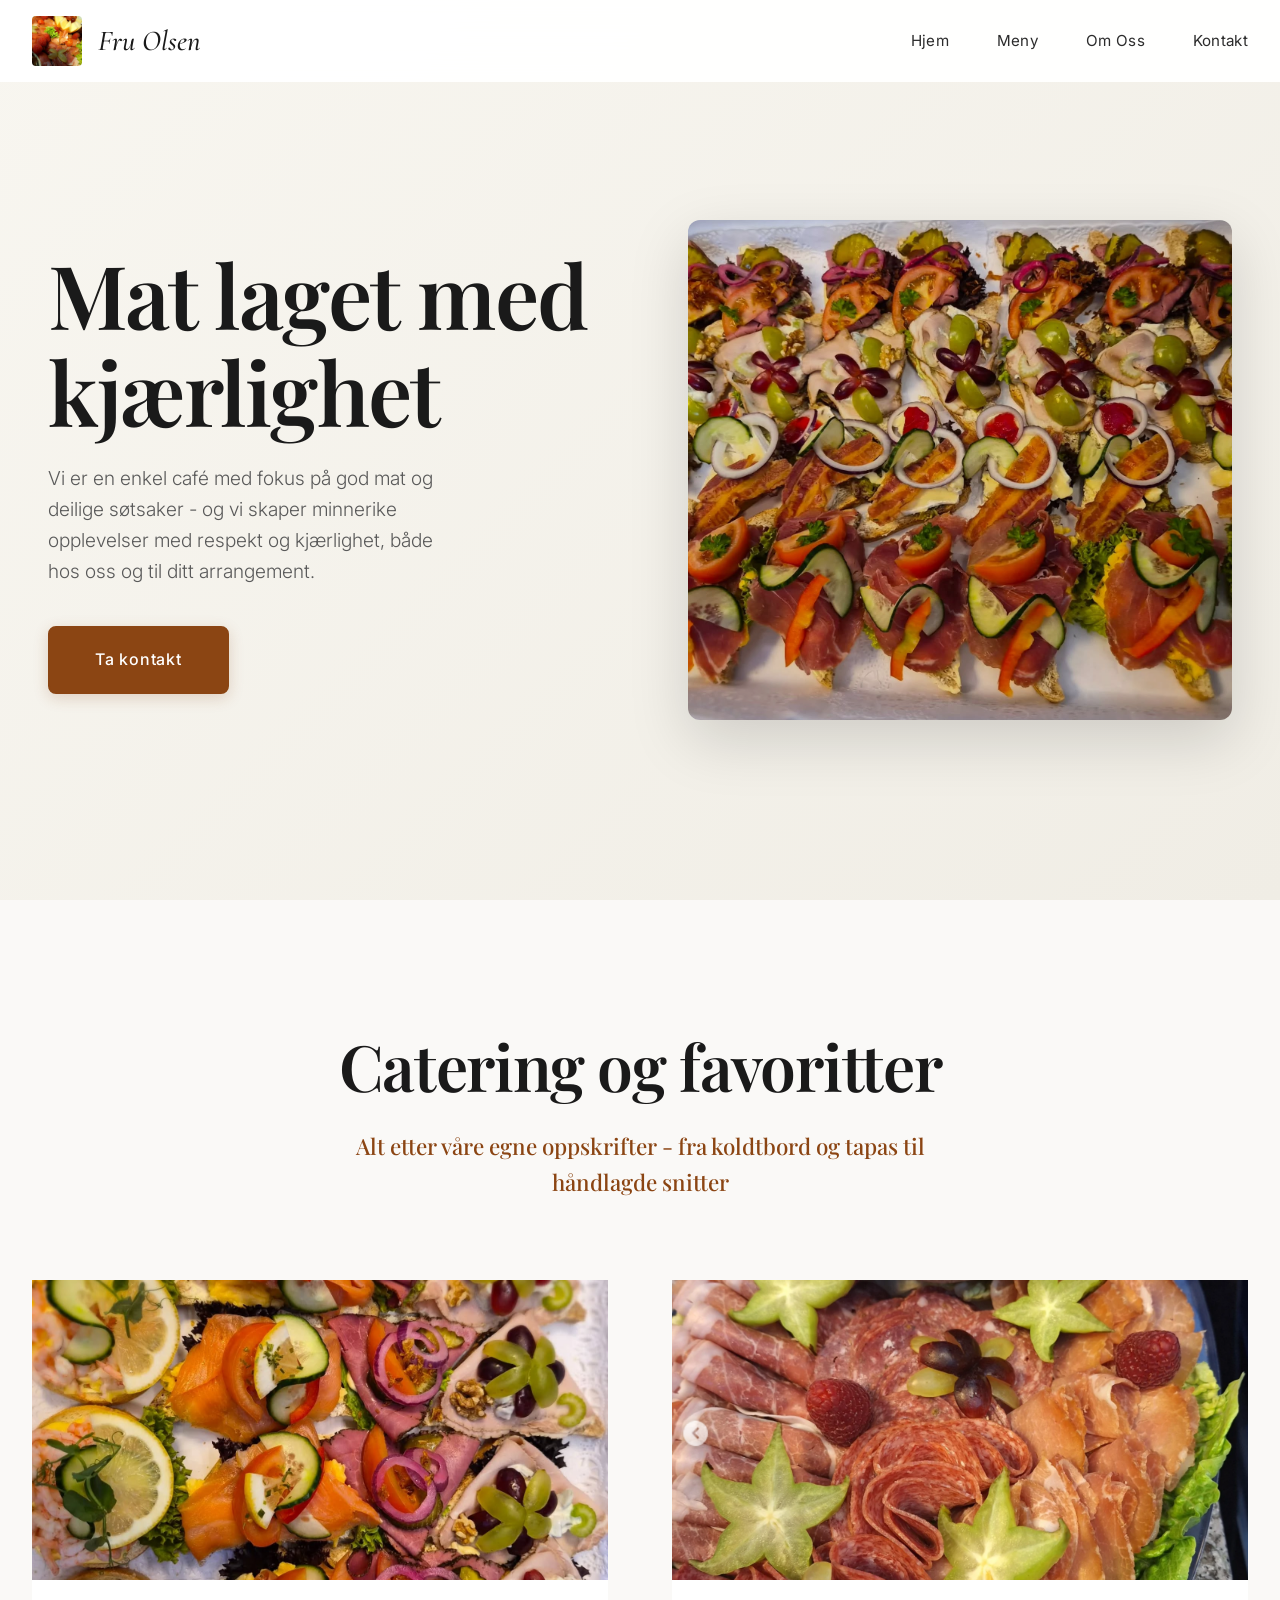
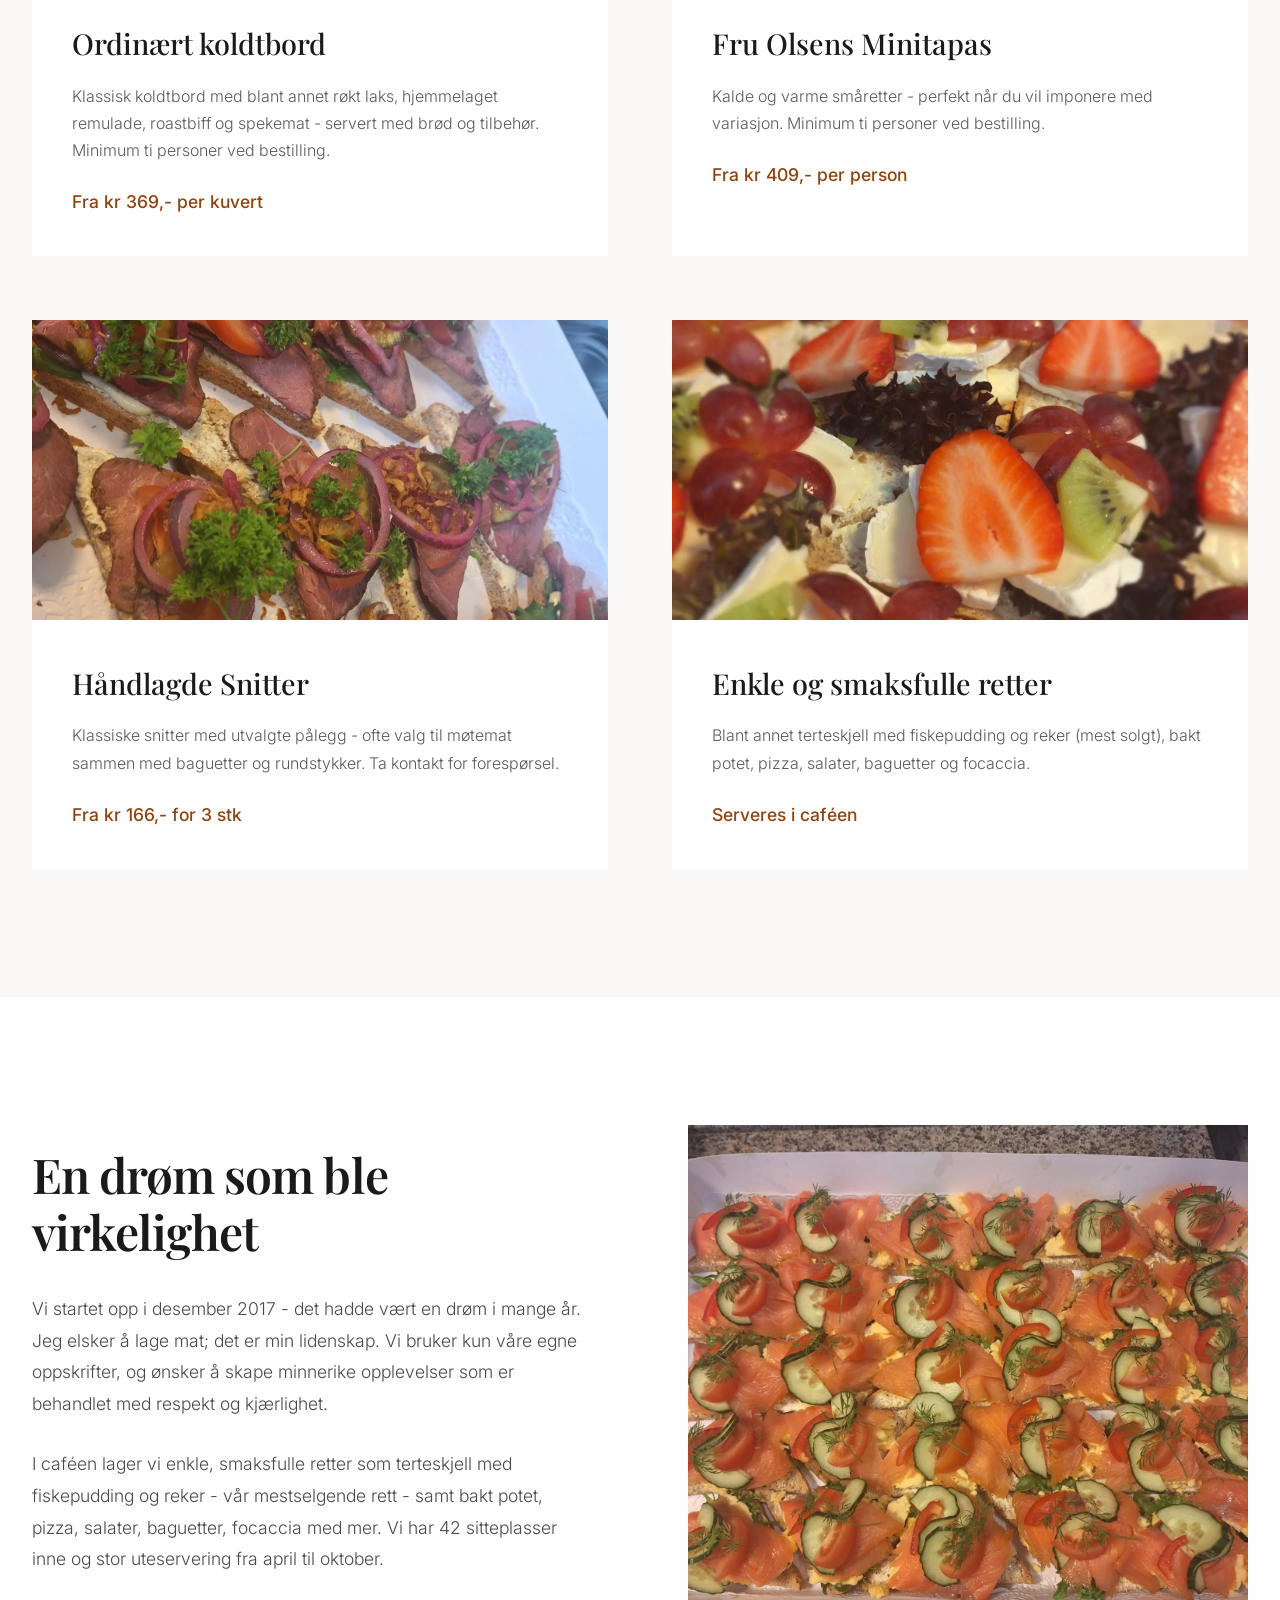
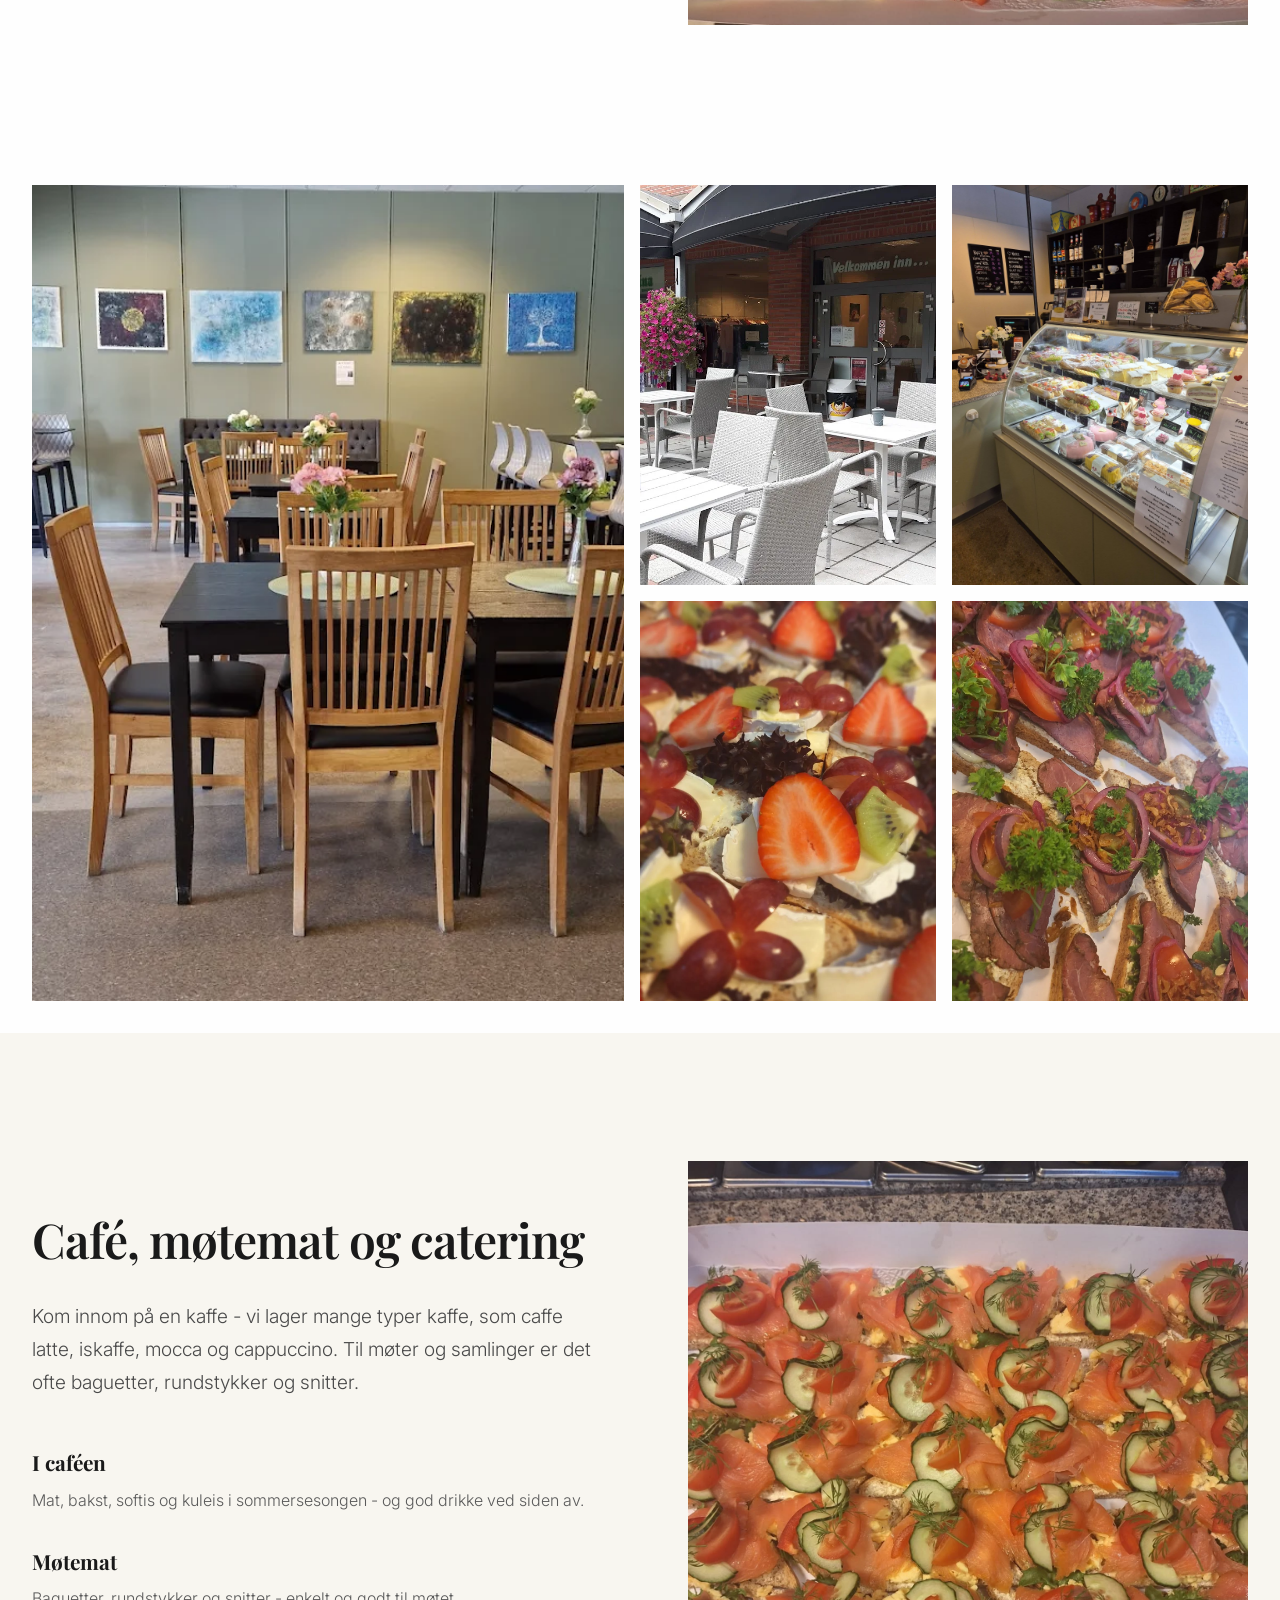
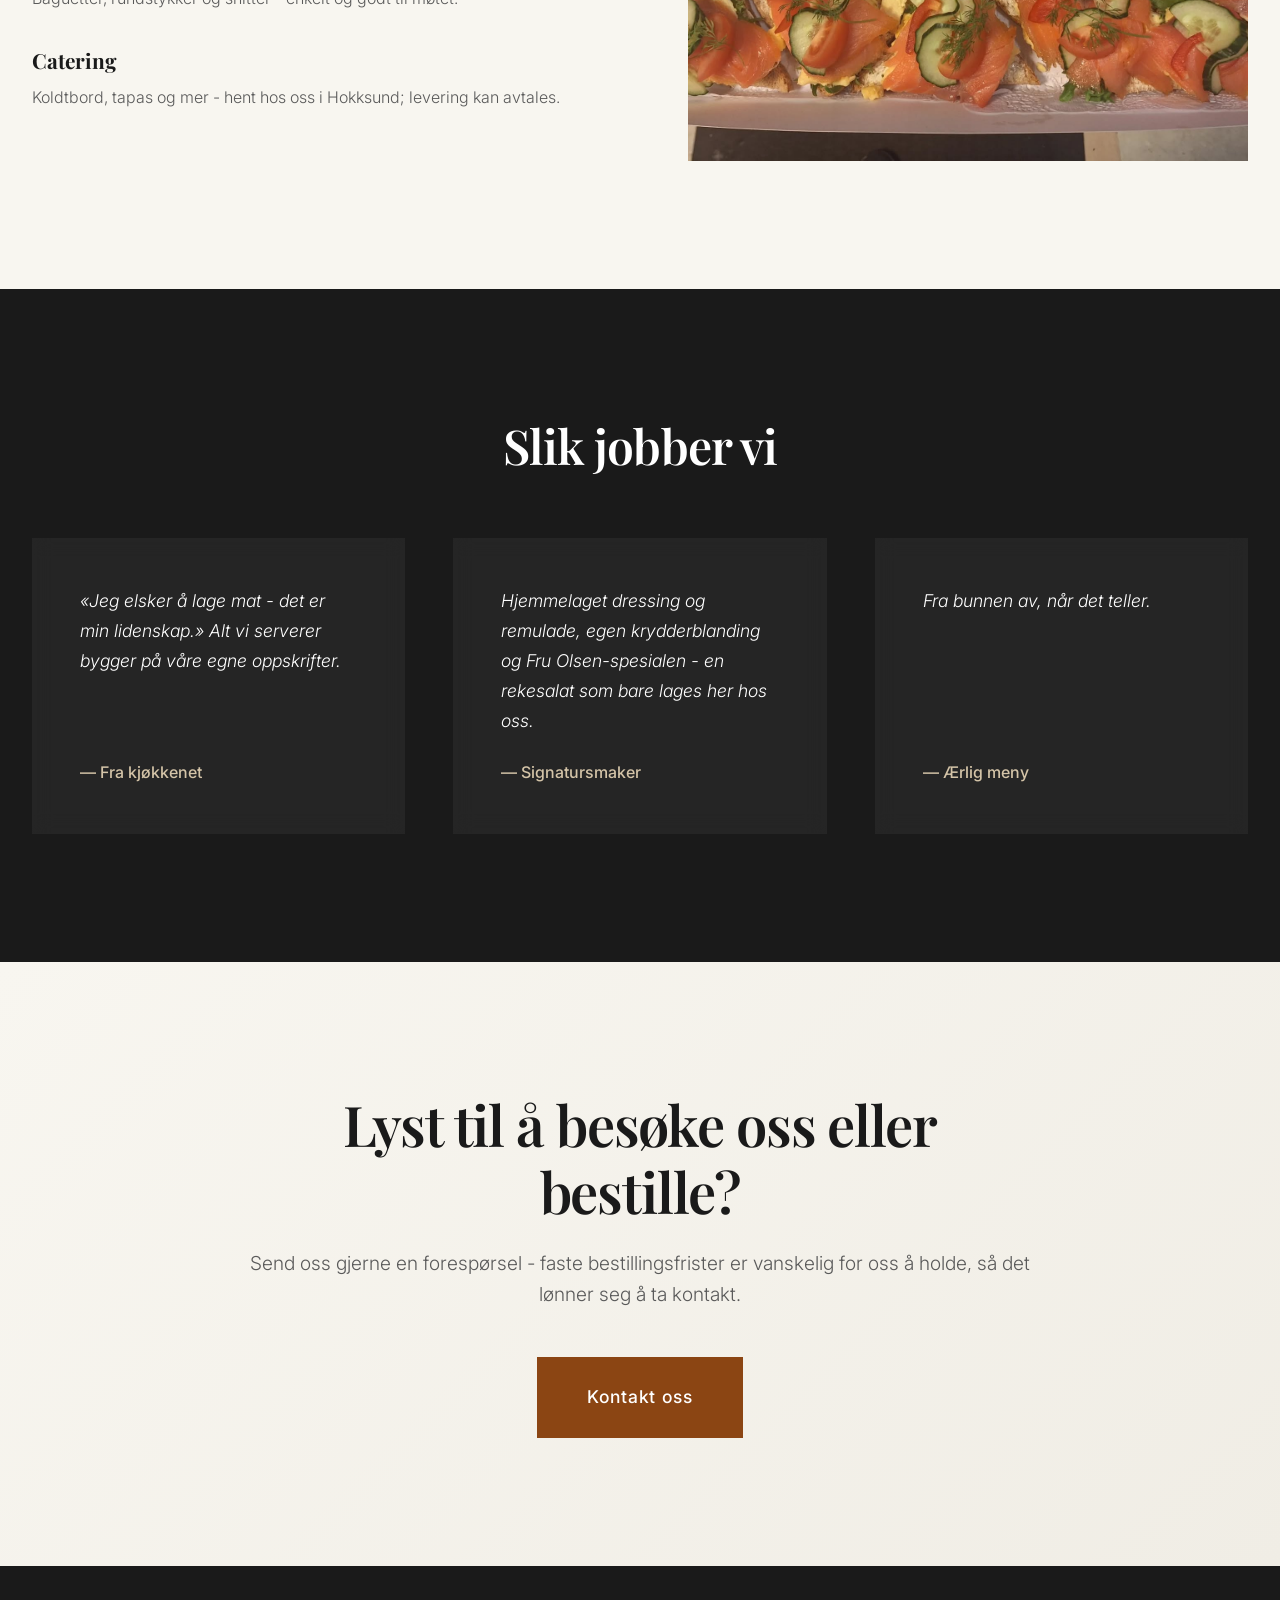
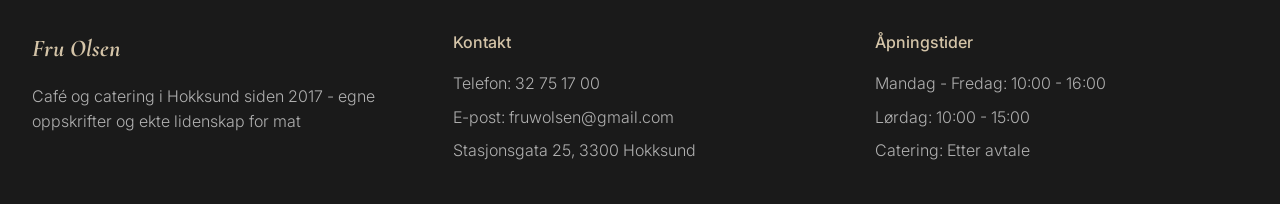
<file: index.html>
<!DOCTYPE html>
<html lang="no">
<head>
    <meta charset="UTF-8">
    <meta name="viewport" content="width=device-width, initial-scale=1.0">
    <title>Fru Olsen - Café og catering i Hokksund</title>
    <link rel="preconnect" href="https://fonts.googleapis.com">
    <link rel="preconnect" href="https://fonts.gstatic.com" crossorigin>
    <link href="https://fonts.googleapis.com/css2?family=Playfair+Display:ital,wght@0,400;0,500;0,600;0,700;1,400;1,500&family=Cormorant+Garamond:ital,wght@0,300;0,400;0,500;0,600;1,300;1,400&family=Inter:wght@300;400;500&display=swap" rel="stylesheet">
    <link rel="icon" type="image/x-icon" href="assets/logo.jpg">
    <link rel="stylesheet" href="stylesheet.css">
</head>
<body>
    <!-- Navigation -->
    <nav class="navigation">
        <div class="nav-container">
            <div class="logo">
                <img src="assets/logo.jpg" alt="Fru Olsen" class="logo-image">
                <h1 class="logo-text">Fru Olsen</h1>
            </div>
            <ul class="nav-menu">
                <li><a href="index.html" class="nav-link">Hjem</a></li>
                <li><a href="meny.html" class="nav-link">Meny</a></li>
                <li><a href="om-oss.html" class="nav-link">Om Oss</a></li>
                <li><a href="kontakt-oss.html" class="nav-link">Kontakt</a></li>
            </ul>
            <div class="hamburger">
                <span class="bar"></span>
                <span class="bar"></span>
                <span class="bar"></span>
            </div>
        </div>
    </nav>

    <!-- Hero Section -->
    <section class="hero">
        <div class="hero-content">
            <div class="hero-text">
                <h1 class="hero-title">Mat laget med kjærlighet</h1>
                <p class="hero-subtitle">Vi er en enkel café med fokus på god mat og deilige søtsaker - og vi skaper minnerike opplevelser med respekt og kjærlighet, både hos oss og til ditt arrangement.</p>
                <div class="hero-cta">
                    <a href="kontakt-oss.html" class="cta-button">Ta kontakt</a>
                </div>
            </div>
            <div class="hero-image-placeholder">
                <img src="bilder/image.png" alt="Fru Olsen - café og catering" class="hero-image">
                <div class="image-overlay"></div>
            </div>
        </div>
    </section>

    <!-- Signature Offerings -->
    <section class="signature-section">
        <div class="container">
            <div class="section-header">
                <h2 class="section-title">Catering og favoritter</h2>
                <p class="section-subtitle">Alt etter våre egne oppskrifter - fra koldtbord og tapas til håndlagde snitter</p>
            </div>
            
            <div class="offerings-grid">
                <div class="offering-item">
                    <div class="offering-image-placeholder">
                        <img src="bilder/image copy.png" alt="Eksklusivt Koldtbord" class="offering-image">
                    </div>
                    <div class="offering-content">
                        <h3 class="offering-title">Ordinært koldtbord</h3>
                        <p class="offering-description">Klassisk koldtbord med blant annet røkt laks, hjemmelaget remulade, roastbiff og spekemat - servert med brød og tilbehør. Minimum ti personer ved bestilling.</p>
                        <div class="offering-price">Fra kr 369,- per kuvert</div>
                    </div>
                </div>

                <div class="offering-item">
                    <div class="offering-image-placeholder">
                        <img src="bilder/tapas.png" alt="Fru Olsens Minitapas" class="offering-image">
                    </div>
                    <div class="offering-content">
                        <h3 class="offering-title">Fru Olsens Minitapas</h3>
                        <p class="offering-description">Kalde og varme småretter - perfekt når du vil imponere med variasjon. Minimum ti personer ved bestilling.</p>
                        <div class="offering-price">Fra kr 409,- per person</div>
                    </div>
                </div>

                <div class="offering-item">
                    <div class="offering-image-placeholder">
                        <img src="bilder/image copy 3.png" alt="Håndlagde Snitter" class="offering-image">
                    </div>
                    <div class="offering-content">
                        <h3 class="offering-title">Håndlagde Snitter</h3>
                        <p class="offering-description">Klassiske snitter med utvalgte pålegg - ofte valg til møtemat sammen med baguetter og rundstykker. Ta kontakt for forespørsel.</p>
                        <div class="offering-price">Fra kr 166,- for 3 stk</div>
                    </div>
                </div>

                <div class="offering-item">
                    <div class="offering-image-placeholder">
                        <img src="bilder/image copy 2.png" alt="Enkle og smaksfulle retter" class="offering-image">
                    </div>
                    <div class="offering-content">
                        <h3 class="offering-title">Enkle og smaksfulle retter</h3>
                        <p class="offering-description">Blant annet terteskjell med fiskepudding og reker (mest solgt), bakt potet, pizza, salater, baguetter og focaccia.</p>
                        <div class="offering-price">Serveres i caféen</div>
                    </div>
                </div>
            </div>
        </div>
    </section>

    <!-- Story Section -->
    <section class="story-section">
        <div class="container">
            <div class="story-content">
                <div class="story-text">
                    <h2 class="story-title">En drøm som ble virkelighet</h2>
                    <p class="story-paragraph">Vi startet opp i desember 2017 - det hadde vært en drøm i mange år. Jeg elsker å lage mat; det er min lidenskap. Vi bruker kun våre egne oppskrifter, og ønsker å skape minnerike opplevelser som er behandlet med respekt og kjærlighet.</p>
                    <p class="story-paragraph">I caféen lager vi enkle, smaksfulle retter som terteskjell med fiskepudding og reker - vår mestselgende rett - samt bakt potet, pizza, salater, baguetter, focaccia med mer. Vi har 42 sitteplasser inne og stor uteservering fra april til oktober.</p>
                </div>
                <div class="story-image-placeholder">
                    <img src="bilder/image copy 4.png" alt="Håndverk med historie" class="story-image">
                </div>
            </div>
        </div>
    </section>

    <!-- Gallery Section -->
    <section class="gallery-section">
        <div class="gallery-grid">
            <div class="gallery-item large">
                <div class="gallery-image-placeholder">
                    <img src="bilder/cafeinne.png" alt="Fru Olsen café innvendig" class="gallery-image">
                </div>
            </div>
            <div class="gallery-item">
                <div class="gallery-image-placeholder">
                    <img src="bilder/cafeute.png" alt="Fru Olsen café uteområde" class="gallery-image">
                </div>
            </div>
            <div class="gallery-item">
                <div class="gallery-image-placeholder">
                    <img src="bilder/image copy 7.png" alt="Råvarer og anretning" class="gallery-image">
                </div>
            </div>
            <div class="gallery-item">
                <div class="gallery-image-placeholder">
                    <img src="bilder/image copy 2.png" alt="Servering og smaker" class="gallery-image">
                </div>
            </div>
            <div class="gallery-item">
                <div class="gallery-image-placeholder">
                    <img src="bilder/image copy 3.png" alt="Fru Olsen café" class="gallery-image">
                </div>
            </div>
        </div>
    </section>

    <!-- Event Catering -->
    <section class="event-section">
        <div class="container">
            <div class="event-content">
                <div class="event-text">
                    <h2 class="event-title">Café, møtemat og catering</h2>
                    <p class="event-description">Kom innom på en kaffe - vi lager mange typer kaffe, som caffe latte, iskaffe, mocca og cappuccino. Til møter og samlinger er det ofte baguetter, rundstykker og snitter.</p>
                    
                    <div class="event-features">
                        <div class="feature">
                            <h4>I caféen</h4>
                            <p>Mat, bakst, softis og kuleis i sommersesongen - og god drikke ved siden av.</p>
                        </div>
                        <div class="feature">
                            <h4>Møtemat</h4>
                            <p>Baguetter, rundstykker og snitter - enkelt og godt til møtet.</p>
                        </div>
                        <div class="feature">
                            <h4>Catering</h4>
                            <p>Koldtbord, tapas og mer - hent hos oss i Hokksund; levering kan avtales.</p>
                        </div>
                    </div>
                </div>
                <div class="event-image-placeholder">
                    <img src="bilder/image copy 4.png" alt="Fru Olsen" class="event-image">
                </div>
            </div>
        </div>
    </section>

    <!-- Verdier (ekte innhold fra eier) -->
    <section class="testimonials-section">
        <div class="container">
            <h2 class="testimonials-title">Slik jobber vi</h2>
            <div class="testimonials-grid">
                <div class="testimonial">
                    <p class="testimonial-text">«Jeg elsker å lage mat - det er min lidenskap.» Alt vi serverer bygger på våre egne oppskrifter.</p>
                    <div class="testimonial-author">— Fra kjøkkenet</div>
                </div>
                <div class="testimonial">
                    <p class="testimonial-text">Hjemmelaget dressing og remulade, egen krydderblanding og Fru Olsen-spesialen -  en rekesalat som bare lages her hos oss.</p>
                    <div class="testimonial-author">— Signatursmaker</div>
                </div>
                <div class="testimonial">
                    <p class="testimonial-text">Fra bunnen av, når det teller.</p>
                    <div class="testimonial-author">— Ærlig meny</div>
                </div>
            </div>
        </div>
    </section>

    <!-- Contact CTA -->
    <section class="contact-cta">
        <div class="container">
            <div class="cta-content">
                <h2 class="cta-title">Lyst til å besøke oss eller bestille?</h2>
                <p class="cta-subtitle">Send oss gjerne en forespørsel - faste bestillingsfrister er vanskelig for oss å holde, så det lønner seg å ta kontakt.</p>
                <a href="kontakt-oss.html" class="cta-button-large">Kontakt oss</a>
            </div>
        </div>
    </section>

    <!-- Footer -->
    <footer class="footer">
        <div class="container">
            <div class="footer-content">
                <div class="footer-section">
                    <h3 class="footer-title">Fru Olsen</h3>
                    <p class="footer-text">Café og catering i Hokksund siden 2017 - egne oppskrifter og ekte lidenskap for mat</p>
                </div>
                <div class="footer-section">
                    <h4 class="footer-subtitle">Kontakt</h4>
                    <p class="footer-text">Telefon: 32 75 17 00</p>
                    <p class="footer-text">E-post: fruwolsen@gmail.com</p>
                    <p class="footer-text">Stasjonsgata 25, 3300 Hokksund</p>
                </div>
                <div class="footer-section">
                    <h4 class="footer-subtitle">Åpningstider</h4>
                    <p class="footer-text">Mandag - Fredag: 10:00 - 16:00</p>
                    <p class="footer-text">Lørdag: 10:00 - 15:00</p>
                    <p class="footer-text">Catering: Etter avtale</p>
                </div>
            </div>
        </div>
    </footer>

    <script src="script.js"></script>
</body>
</html>
</file>
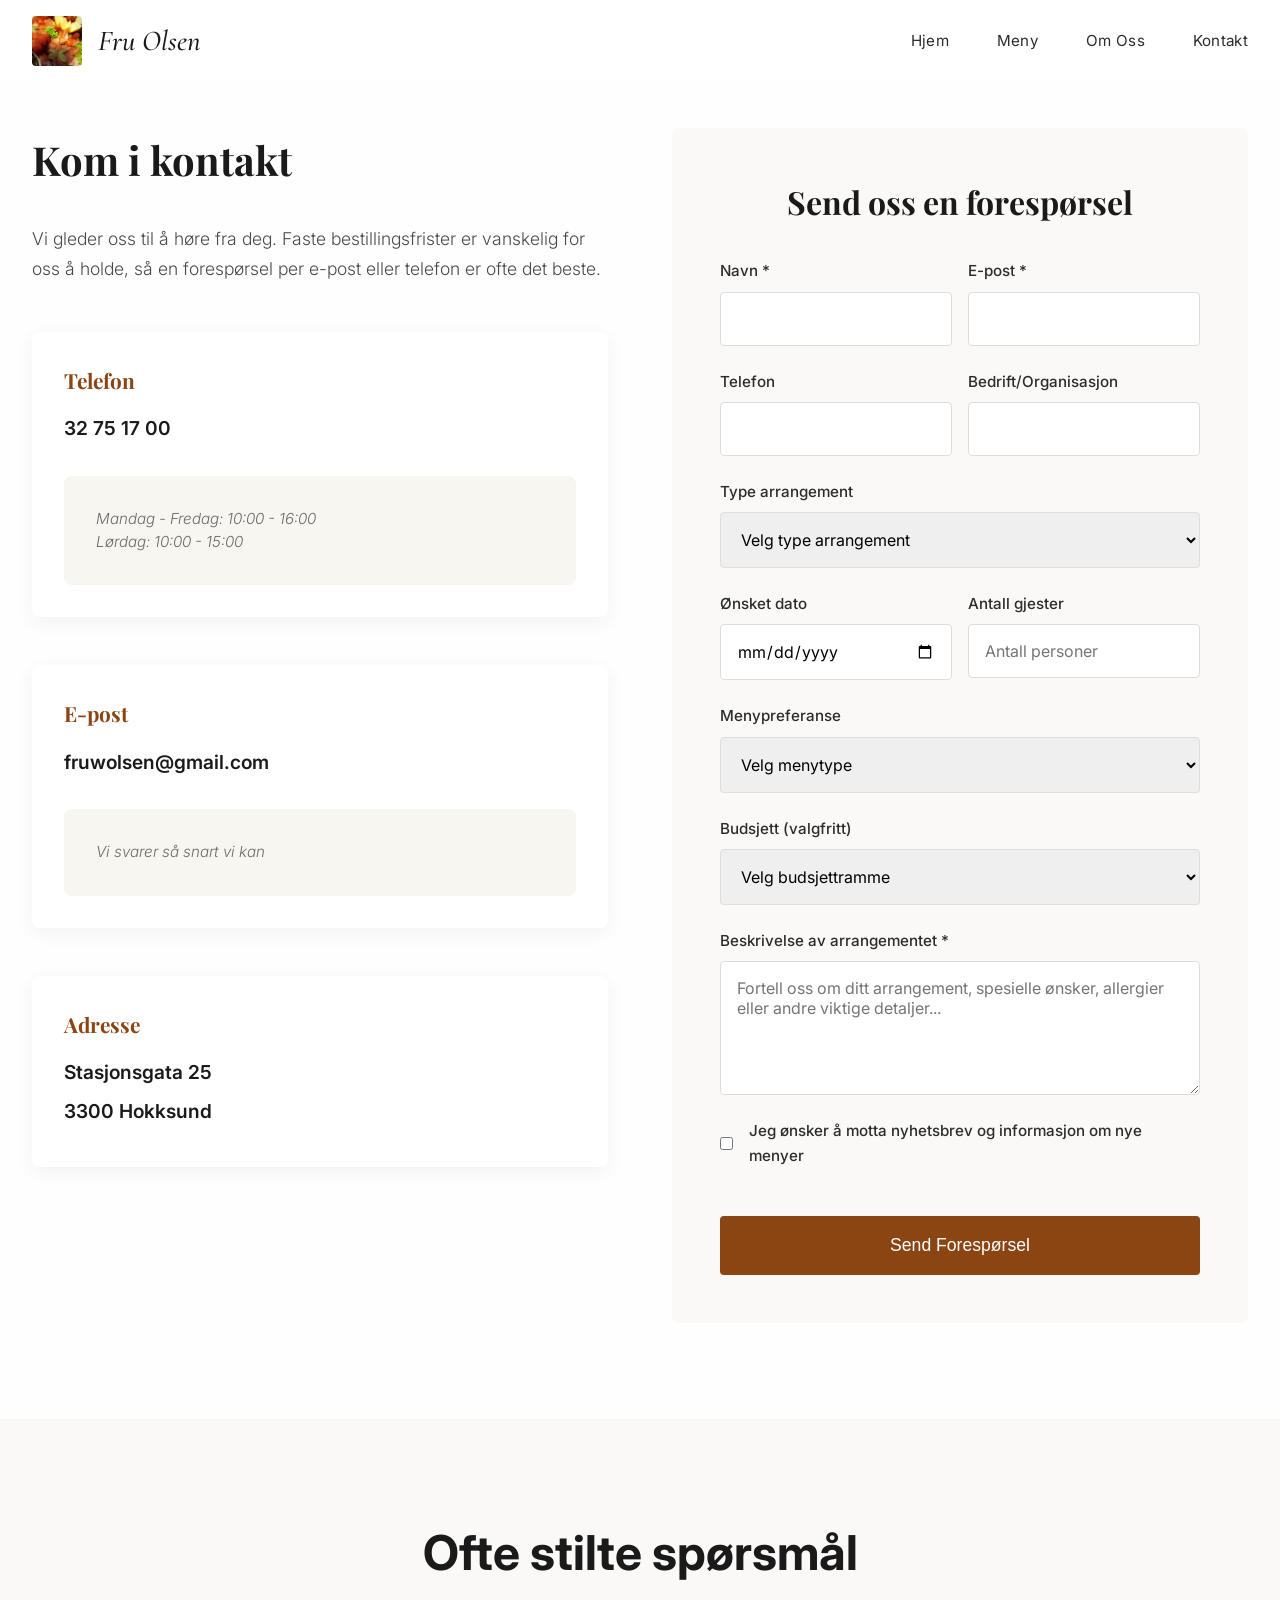
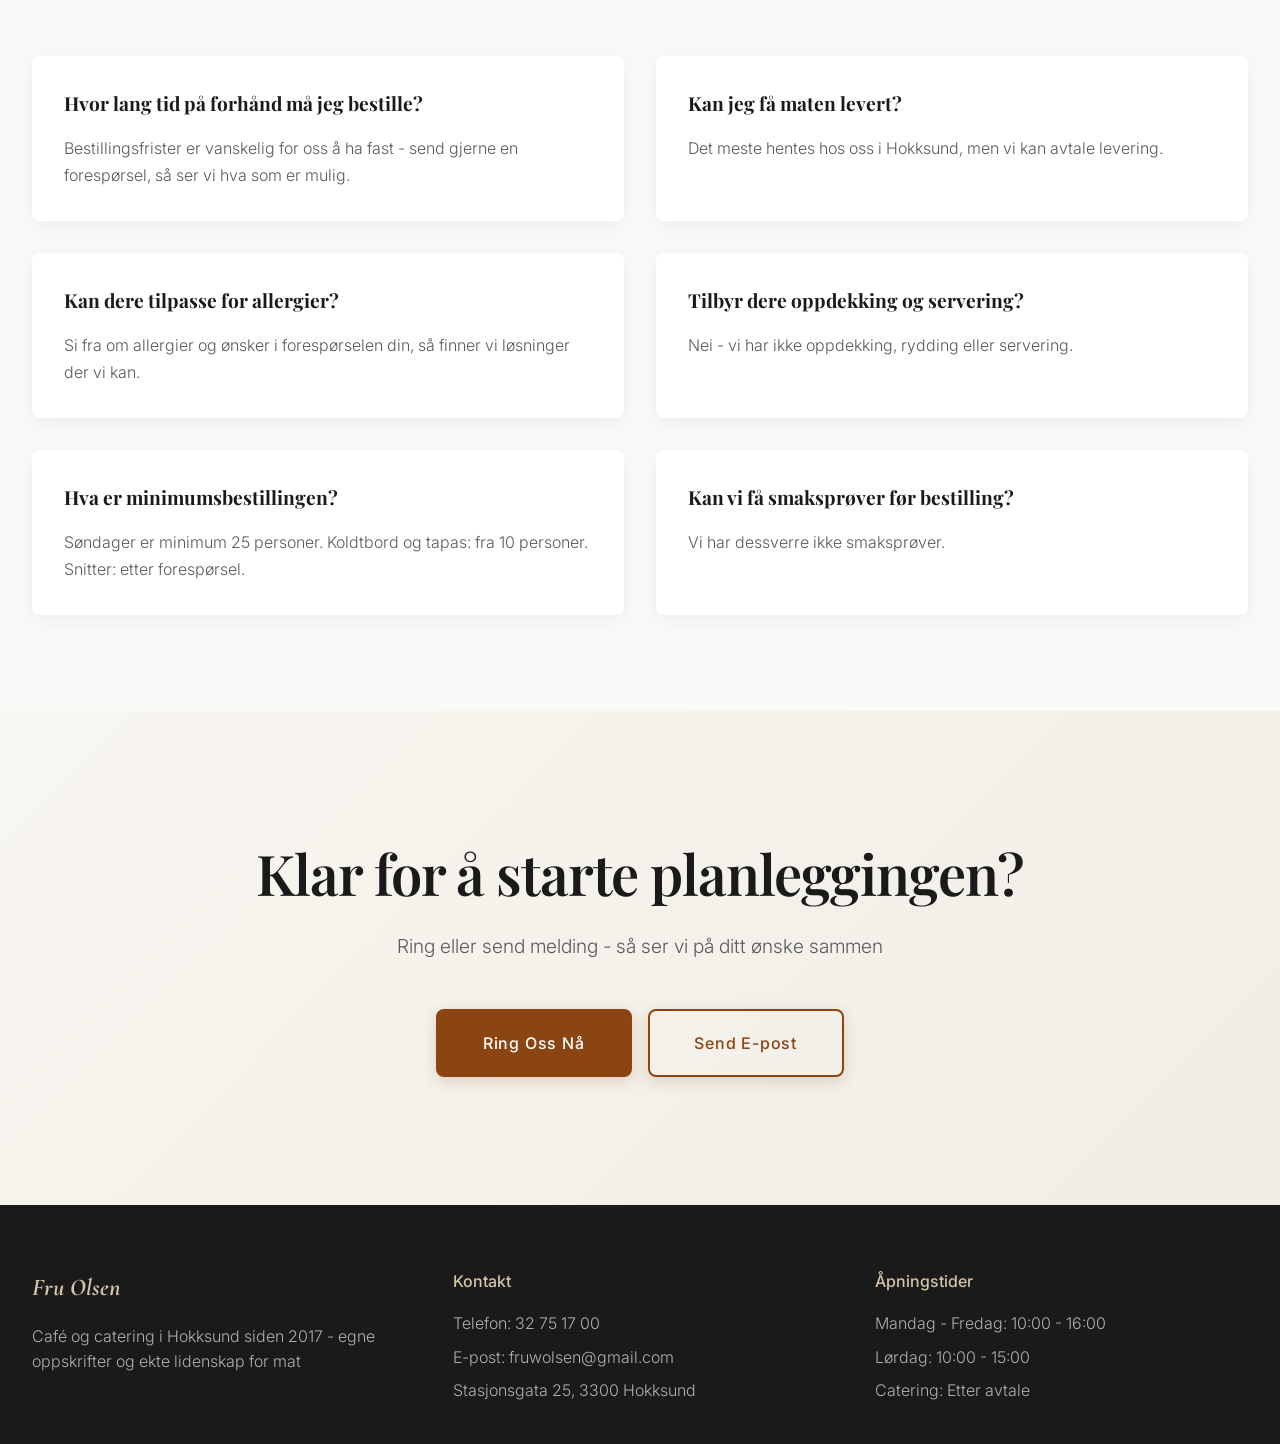
<file: kontakt-oss.html>
<!DOCTYPE html>
<html lang="no">
<head>
    <meta charset="UTF-8">
    <meta name="viewport" content="width=device-width, initial-scale=1.0">
    <title>Kontakt Oss - Fru Olsen</title>
    <link rel="preconnect" href="https://fonts.googleapis.com">
    <link rel="preconnect" href="https://fonts.gstatic.com" crossorigin>
    <link href="https://fonts.googleapis.com/css2?family=Playfair+Display:ital,wght@0,400;0,500;0,600;0,700;1,400;1,500&family=Cormorant+Garamond:ital,wght@0,300;0,400;0,500;0,600;1,300;1,400&family=Inter:wght@300;400;500&display=swap" rel="stylesheet">
    <link rel="icon" type="image/x-icon" href="assets/logo.jpg">
    <link rel="stylesheet" href="stylesheet.css">
</head>
<body>
    <!-- Navigation -->
    <nav class="navigation">
        <div class="nav-container">
            <div class="logo">
                <img src="assets/logo.jpg" alt="Fru Olsen" class="logo-image">
                <h1 class="logo-text">Fru Olsen</h1>
            </div>
            <ul class="nav-menu">
                <li><a href="index.html" class="nav-link">Hjem</a></li>
                <li><a href="meny.html" class="nav-link">Meny</a></li>
                <li><a href="om-oss.html" class="nav-link">Om Oss</a></li>
                <li><a href="kontakt-oss.html" class="nav-link">Kontakt</a></li>
            </ul>
            <div class="hamburger">
                <span class="bar"></span>
                <span class="bar"></span>
                <span class="bar"></span>
            </div>
        </div>
    </nav>

    <!-- Contact Form Section -->
    <section class="contact-form-section" style="padding-top: 8rem;">
        <div class="container">
            <div class="contact-layout">
                <div class="contact-info">
                    <h2 class="contact-info-title">Kom i kontakt</h2>
                    <p class="contact-info-description">Vi gleder oss til å høre fra deg. Faste bestillingsfrister er vanskelig for oss å holde, så en forespørsel per e-post eller telefon er ofte det beste.</p>
                    
                    <div class="contact-details">
                        <div class="contact-detail">
                            <h4 class="detail-title">Telefon</h4>
                            <p class="detail-info">32 75 17 00</p>
                            <p class="detail-note">Mandag - Fredag: 10:00 - 16:00<br>Lørdag: 10:00 - 15:00</p>
                        </div>
                        
                        <div class="contact-detail">
                            <h4 class="detail-title">E-post</h4>
                            <p class="detail-info">fruwolsen@gmail.com</p>
                            <p class="detail-note">Vi svarer så snart vi kan</p>
                        </div>
                        
                        <div class="contact-detail">
                            <h4 class="detail-title">Adresse</h4>
                            <p class="detail-info">Stasjonsgata 25</p>
                            <p class="detail-info">3300 Hokksund</p>
                        </div>
                    </div>
                </div>
                
                <div class="contact-form">
                    <h3 class="form-title">Send oss en forespørsel</h3>
                    <form class="inquiry-form" action="#" method="POST">
                        <div class="form-row">
                            <div class="form-group">
                                <label for="name">Navn *</label>
                                <input type="text" id="name" name="name" required>
                            </div>
                            <div class="form-group">
                                <label for="email">E-post *</label>
                                <input type="email" id="email" name="email" required>
                            </div>
                        </div>
                        
                        <div class="form-row">
                            <div class="form-group">
                                <label for="phone">Telefon</label>
                                <input type="tel" id="phone" name="phone">
                            </div>
                            <div class="form-group">
                                <label for="company">Bedrift/Organisasjon</label>
                                <input type="text" id="company" name="company">
                            </div>
                        </div>
                        
                        <div class="form-group">
                            <label for="event-type">Type arrangement</label>
                            <select id="event-type" name="event-type">
                                <option value="">Velg type arrangement</option>
                                <option value="bedrift">Bedrift / møte</option>
                                <option value="bryllup">Bryllup</option>
                                <option value="konfirmasjon">Konfirmasjon</option>
                                <option value="bursdag">Bursdag</option>
                                <option value="jubileum">Jubileum</option>
                                <option value="lunsjcatering">Lunsj / møtemat</option>
                                <option value="annet">Annet</option>
                            </select>
                        </div>
                        
                        <div class="form-row">
                            <div class="form-group">
                                <label for="date">Ønsket dato</label>
                                <input type="date" id="date" name="date">
                            </div>
                            <div class="form-group">
                                <label for="guests">Antall gjester</label>
                                <input type="number" id="guests" name="guests" min="1" placeholder="Antall personer">
                            </div>
                        </div>
                        
                        <div class="form-group">
                            <label for="menu-preference">Menypreferanse</label>
                            <select id="menu-preference" name="menu-preference">
                                <option value="">Velg menytype</option>
                                <option value="koldtbord">Ordinært koldtbord</option>
                                <option value="minitapas">Fru Olsens minitapas</option>
                                <option value="snitter">Håndlagde snitter</option>
                                <option value="enkle-retter">Enkle retter / café</option>
                                <option value="motemat">Møtemat (baguetter, rundstykker, snitter)</option>
                                <option value="kombinasjon">Kombinasjon av flere</option>
                                <option value="skreddersydd">Skreddersydd / usikker</option>
                            </select>
                        </div>
                        
                        <div class="form-group">
                            <label for="budget">Budsjett (valgfritt)</label>
                            <select id="budget" name="budget">
                                <option value="">Velg budsjettramme</option>
                                <option value="under-5000">Under kr 5.000</option>
                                <option value="5000-10000">kr 5.000 - 10.000</option>
                                <option value="10000-20000">kr 10.000 - 20.000</option>
                                <option value="20000-50000">kr 20.000 - 50.000</option>
                                <option value="over-50000">Over kr 50.000</option>
                            </select>
                        </div>
                        
                        <div class="form-group">
                            <label for="message">Beskrivelse av arrangementet *</label>
                            <textarea id="message" name="message" rows="5" placeholder="Fortell oss om ditt arrangement, spesielle ønsker, allergier eller andre viktige detaljer..." required></textarea>
                        </div>
                        
                        <div class="form-group checkbox-group">
                            <label class="checkbox-label">
                                <input type="checkbox" name="newsletter" value="yes">
                                <span class="checkmark"></span>
                                Jeg ønsker å motta nyhetsbrev og informasjon om nye menyer
                            </label>
                        </div>
                        
                        <button type="submit" class="submit-button">Send Forespørsel</button>
                    </form>
                </div>
            </div>
        </div>
    </section>

    <!-- FAQ Section -->
    <section class="faq-section">
        <div class="container">
            <h2 class="faq-title">Ofte stilte spørsmål</h2>
            <div class="faq-grid">
                <div class="faq-item">
                    <h4 class="faq-question">Hvor lang tid på forhånd må jeg bestille?</h4>
                    <p class="faq-answer">Bestillingsfrister er vanskelig for oss å ha fast - send gjerne en forespørsel, så ser vi hva som er mulig.</p>
                </div>
                
                <div class="faq-item">
                    <h4 class="faq-question">Kan jeg få maten levert?</h4>
                    <p class="faq-answer">Det meste hentes hos oss i Hokksund, men vi kan avtale levering.</p>
                </div>
                
                <div class="faq-item">
                    <h4 class="faq-question">Kan dere tilpasse for allergier?</h4>
                    <p class="faq-answer">Si fra om allergier og ønsker i forespørselen din, så finner vi løsninger der vi kan.</p>
                </div>
                
                <div class="faq-item">
                    <h4 class="faq-question">Tilbyr dere oppdekking og servering?</h4>
                    <p class="faq-answer">Nei - vi har ikke oppdekking, rydding eller servering.</p>
                </div>
                
                <div class="faq-item">
                    <h4 class="faq-question">Hva er minimumsbestillingen?</h4>
                    <p class="faq-answer">Søndager er minimum 25 personer. Koldtbord og tapas: fra 10 personer. Snitter: etter forespørsel.</p>
                </div>
                
                <div class="faq-item">
                    <h4 class="faq-question">Kan vi få smaksprøver før bestilling?</h4>
                    <p class="faq-answer">Vi har dessverre ikke smaksprøver.</p>
                </div>
            </div>
        </div>
    </section>

    <!-- CTA Section -->
    <section class="contact-cta">
        <div class="container">
            <div class="cta-content">
                <h2 class="cta-title">Klar for å starte planleggingen?</h2>
                <p class="cta-subtitle">Ring eller send melding - så ser vi på ditt ønske sammen</p>
                <div class="cta-buttons">
                    <a href="tel:32751700" class="cta-button">Ring Oss Nå</a>
                    <a href="mailto:fruwolsen@gmail.com" class="cta-button secondary">Send E-post</a>
                </div>
            </div>
        </div>
    </section>

    <!-- Footer -->
    <footer class="footer">
        <div class="container">
            <div class="footer-content">
                <div class="footer-section">
                    <h3 class="footer-title">Fru Olsen</h3>
                    <p class="footer-text">Café og catering i Hokksund siden 2017 - egne oppskrifter og ekte lidenskap for mat</p>
                </div>
                <div class="footer-section">
                    <h4 class="footer-subtitle">Kontakt</h4>
                    <p class="footer-text">Telefon: 32 75 17 00</p>
                    <p class="footer-text">E-post: fruwolsen@gmail.com</p>
                    <p class="footer-text">Stasjonsgata 25, 3300 Hokksund</p>
                </div>
                <div class="footer-section">
                    <h4 class="footer-subtitle">Åpningstider</h4>
                    <p class="footer-text">Mandag - Fredag: 10:00 - 16:00</p>
                    <p class="footer-text">Lørdag: 10:00 - 15:00</p>
                    <p class="footer-text">Catering: Etter avtale</p>
                </div>
            </div>
        </div>
    </footer>

    <script src="script.js"></script>
</body>
</html>
</file>
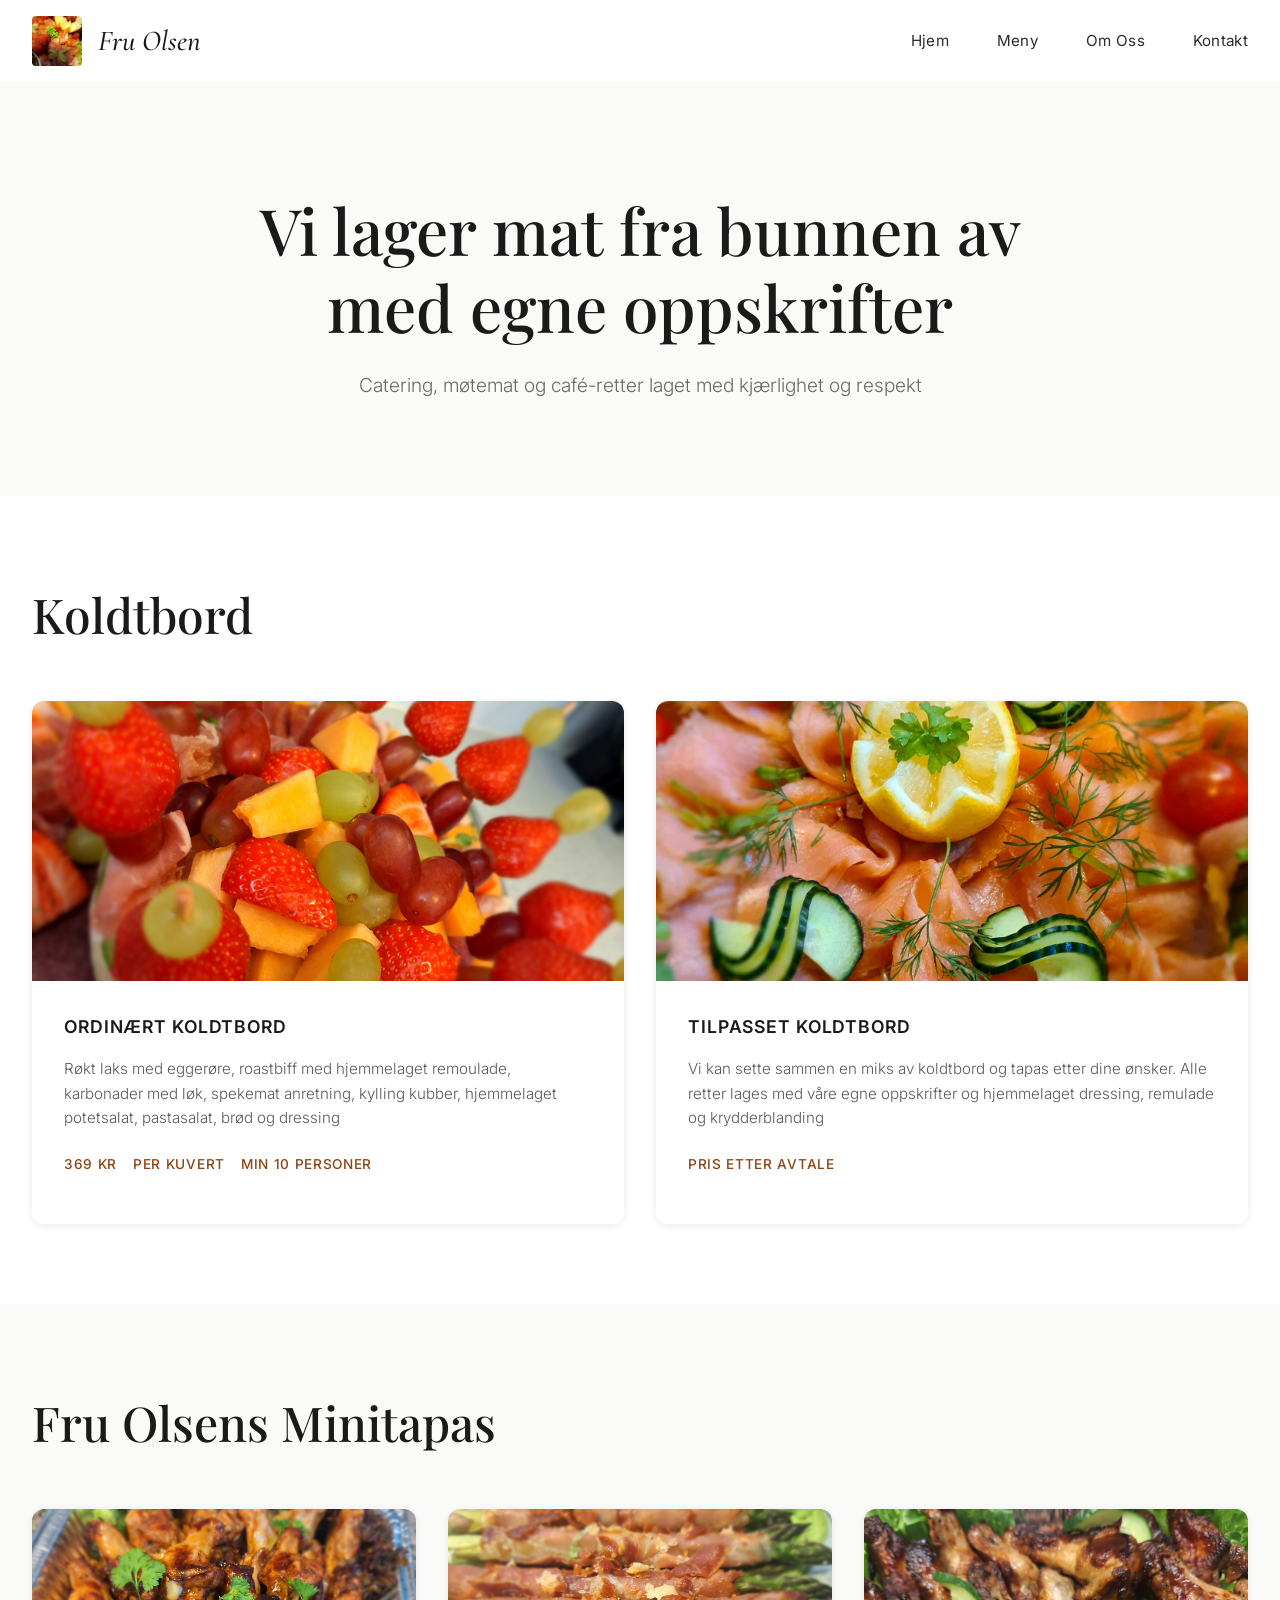
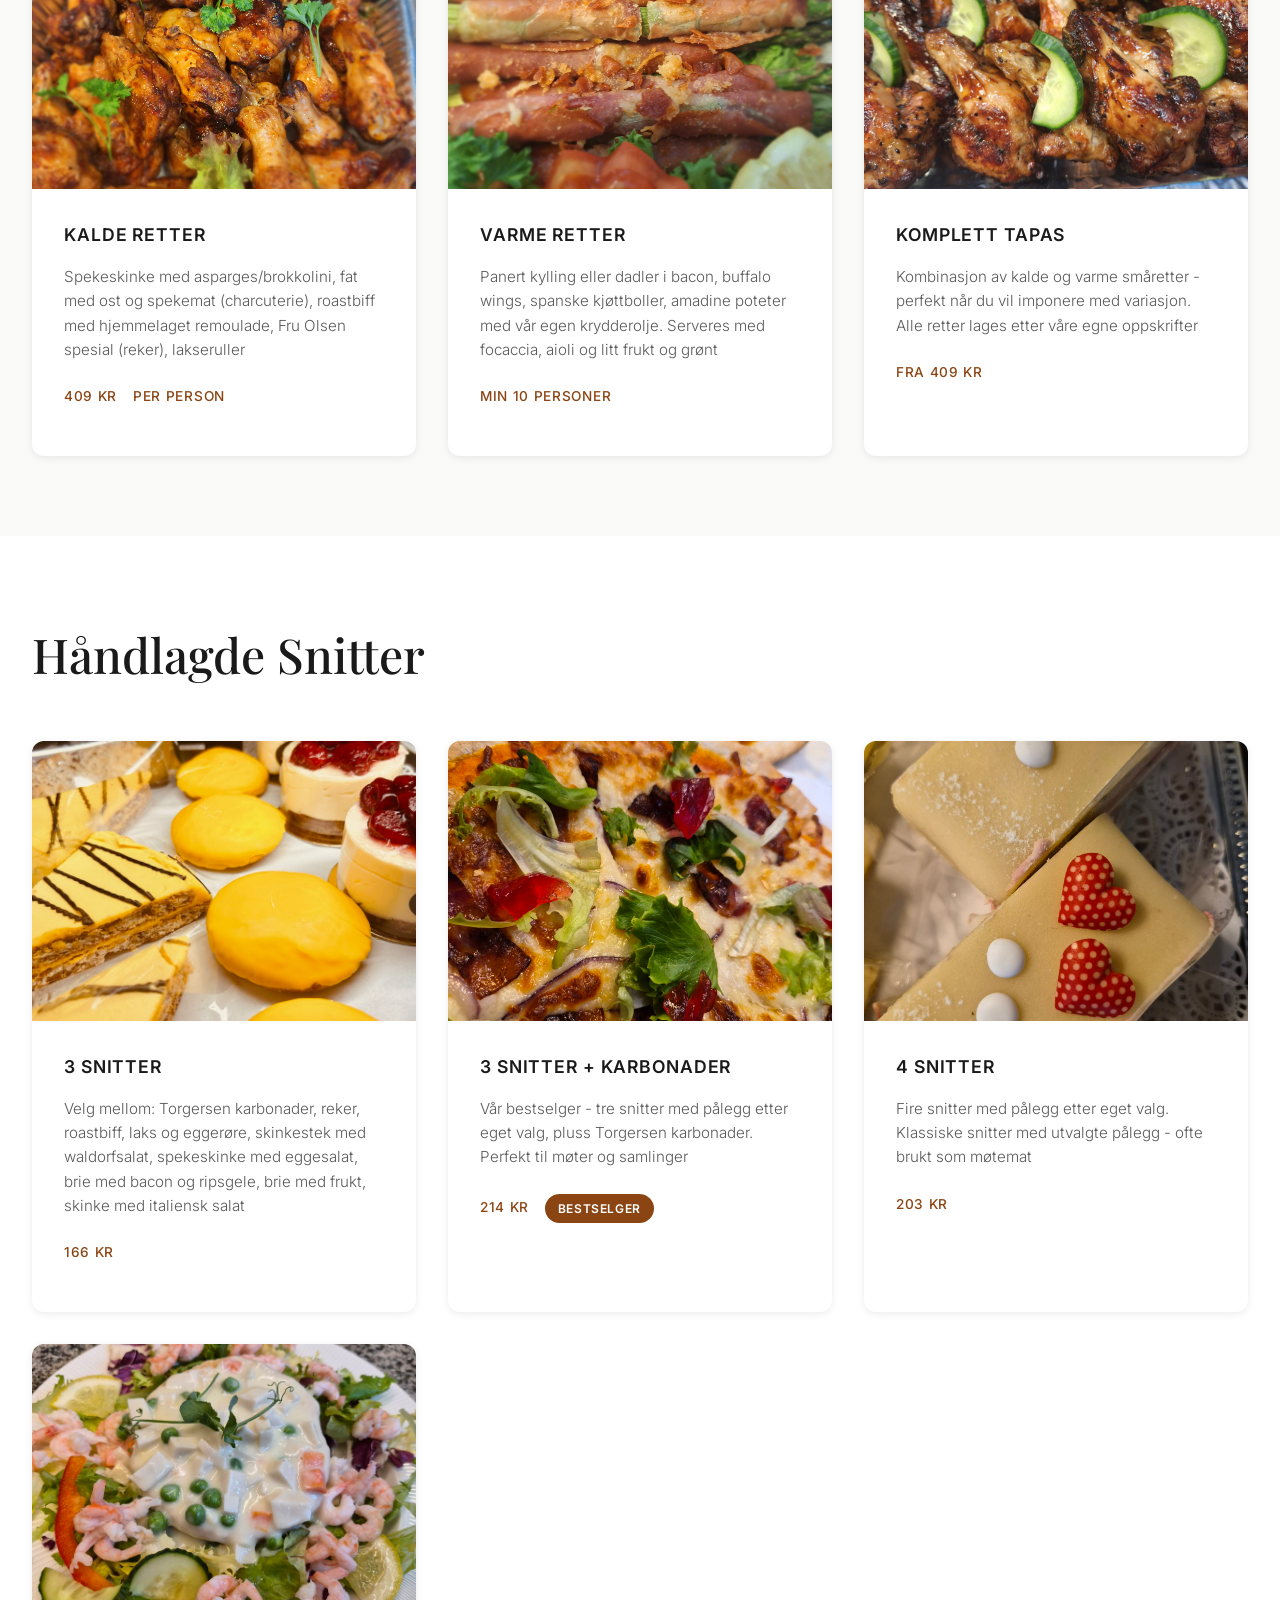
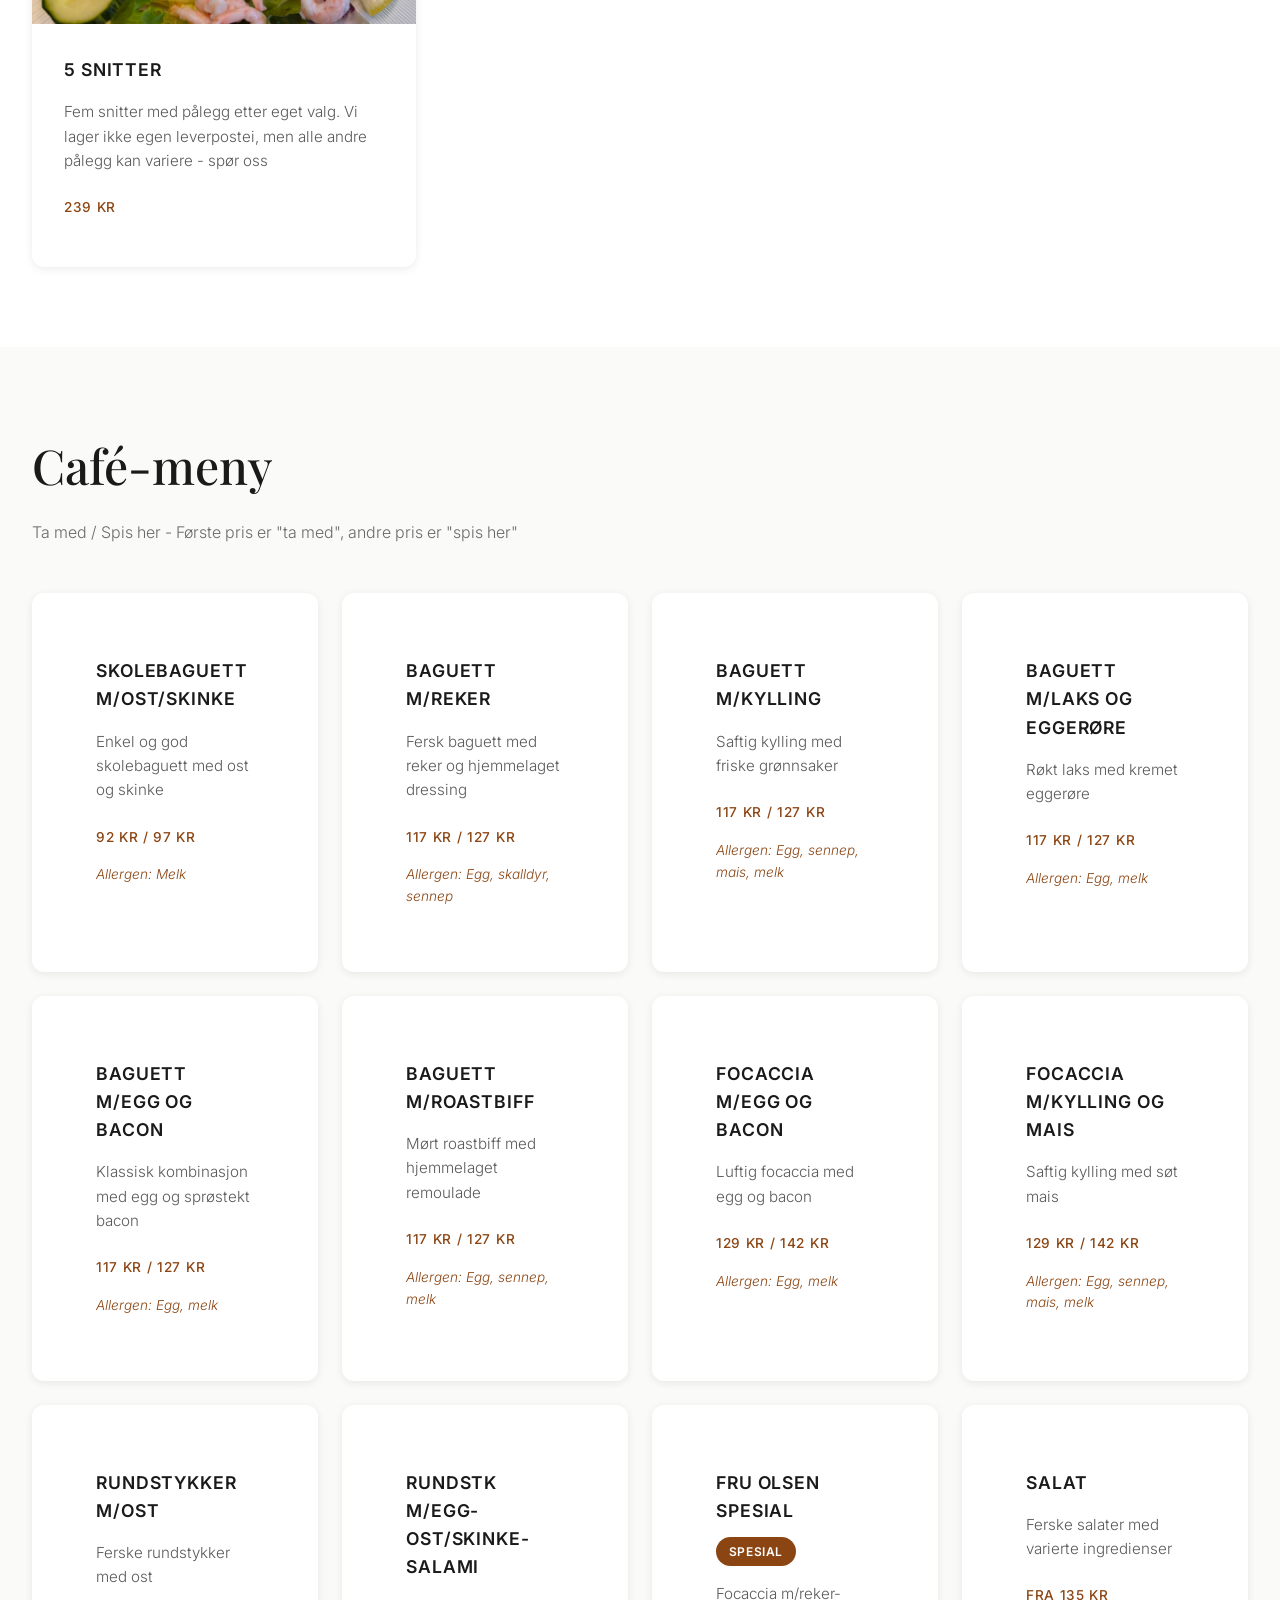
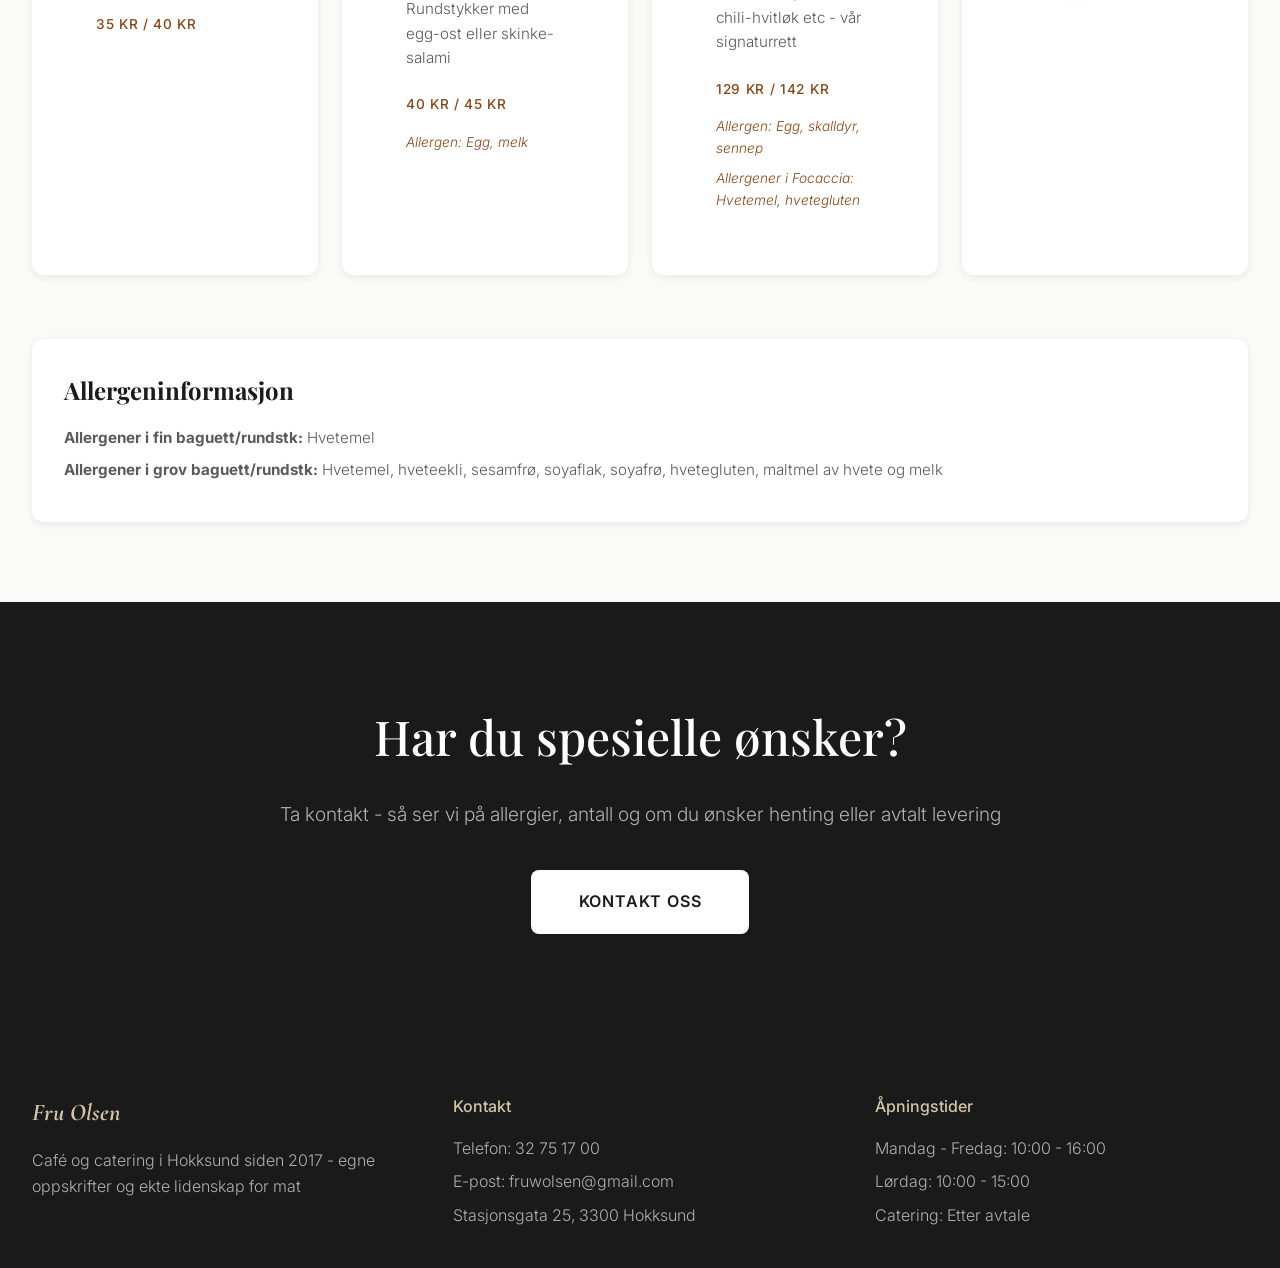
<file: meny.html>
<!DOCTYPE html>
<html lang="no">
<head>
    <meta charset="UTF-8">
    <meta name="viewport" content="width=device-width, initial-scale=1.0">
    <title>Meny og catering - Fru Olsen</title>
    <link rel="preconnect" href="https://fonts.googleapis.com">
    <link rel="preconnect" href="https://fonts.gstatic.com" crossorigin>
    <link href="https://fonts.googleapis.com/css2?family=Playfair+Display:ital,wght@0,400;0,500;0,600;0,700;1,400;1,500&family=Cormorant+Garamond:ital,wght@0,300;0,400;0,500;0,600;1,300;1,400&family=Inter:wght@300;400;500&display=swap" rel="stylesheet">
    <link rel="icon" type="image/x-icon" href="assets/logo.jpg">
    <link rel="stylesheet" href="stylesheet.css">
</head>
<body>
    <!-- Navigation -->
    <nav class="navigation">
        <div class="nav-container">
            <div class="logo">
                <img src="assets/logo.jpg" alt="Fru Olsen" class="logo-image">
                <h1 class="logo-text">Fru Olsen</h1>
            </div>
            <ul class="nav-menu">
                <li><a href="index.html" class="nav-link">Hjem</a></li>
                <li><a href="meny.html" class="nav-link">Meny</a></li>
                <li><a href="om-oss.html" class="nav-link">Om Oss</a></li>
                <li><a href="kontakt-oss.html" class="nav-link">Kontakt</a></li>
            </ul>
            <div class="hamburger">
                <span class="bar"></span>
                <span class="bar"></span>
                <span class="bar"></span>
            </div>
        </div>
    </nav>

    <!-- Menu Hero -->
    <section class="modern-menu-hero">
        <div class="container">
            <h1 class="modern-menu-hero-title">Vi lager mat fra bunnen av med egne oppskrifter</h1>
            <p class="modern-menu-hero-subtitle">Catering, møtemat og café-retter laget med kjærlighet og respekt</p>
        </div>
    </section>

    <!-- Koldtbord Section -->
    <section class="modern-menu-category">
        <div class="container">
            <h2 class="modern-menu-category-title">Koldtbord</h2>
            
            <div class="modern-menu-menu-grid">
                <div class="modern-menu-menu-item">
                    <div class="modern-menu-item-image">
                        <img src="Koltbord/1000012653.jpg" alt="Ordinært Koldtbord" class="menu-image">
                    </div>
                    <div class="modern-menu-item-content">
                        <h3 class="modern-menu-item-title">ORDINÆRT KOLDTBORD</h3>
                        <p class="modern-menu-item-description">Røkt laks med eggerøre, roastbiff med hjemmelaget remoulade, karbonader med løk, spekemat anretning, kylling kubber, hjemmelaget potetsalat, pastasalat, brød og dressing</p>
                        <div class="modern-menu-item-nutrition">
                            <span class="nutrition-item">369 KR</span>
                            <span class="nutrition-item">PER KUVERT</span>
                            <span class="nutrition-item">MIN 10 PERSONER</span>
                        </div>
                    </div>
                </div>

                <div class="modern-menu-menu-item">
                    <div class="modern-menu-item-image">
                        <img src="Koltbord/1000018635.jpg" alt="Koldtbord variasjon" class="menu-image">
                    </div>
                    <div class="modern-menu-item-content">
                        <h3 class="modern-menu-item-title">TILPASSET KOLDTBORD</h3>
                        <p class="modern-menu-item-description">Vi kan sette sammen en miks av koldtbord og tapas etter dine ønsker. Alle retter lages med våre egne oppskrifter og hjemmelaget dressing, remulade og krydderblanding</p>
                        <div class="modern-menu-item-nutrition">
                            <span class="nutrition-item">PRIS ETTER AVTALE</span>
                        </div>
                    </div>
                </div>
            </div>
        </div>
    </section>

    <!-- Tapas Section -->
    <section class="modern-menu-category alt-bg">
        <div class="container">
            <h2 class="modern-menu-category-title">Fru Olsens Minitapas</h2>
            
            <div class="modern-menu-menu-grid">
                <div class="modern-menu-menu-item">
                    <div class="modern-menu-item-image">
                        <img src="Tapas/1000018588.jpg" alt="Minitapas" class="menu-image">
                    </div>
                    <div class="modern-menu-item-content">
                        <h3 class="modern-menu-item-title">KALDE RETTER</h3>
                        <p class="modern-menu-item-description">Spekeskinke med asparges/brokkolini, fat med ost og spekemat (charcuterie), roastbiff med hjemmelaget remoulade, Fru Olsen spesial (reker), lakseruller</p>
                        <div class="modern-menu-item-nutrition">
                            <span class="nutrition-item">409 KR</span>
                            <span class="nutrition-item">PER PERSON</span>
                        </div>
                    </div>
                </div>

                <div class="modern-menu-menu-item">
                    <div class="modern-menu-item-image">
                        <img src="Tapas/1000018756.jpg" alt="Varme tapas" class="menu-image">
                    </div>
                    <div class="modern-menu-item-content">
                        <h3 class="modern-menu-item-title">VARME RETTER</h3>
                        <p class="modern-menu-item-description">Panert kylling eller dadler i bacon, buffalo wings, spanske kjøttboller, amadine poteter med vår egen krydderolje. Serveres med focaccia, aioli og litt frukt og grønt</p>
                        <div class="modern-menu-item-nutrition">
                            <span class="nutrition-item">MIN 10 PERSONER</span>
                        </div>
                    </div>
                </div>

                <div class="modern-menu-menu-item">
                    <div class="modern-menu-item-image">
                        <img src="Tapas/1000018905.jpg" alt="Tapas anretning" class="menu-image">
                    </div>
                    <div class="modern-menu-item-content">
                        <h3 class="modern-menu-item-title">KOMPLETT TAPAS</h3>
                        <p class="modern-menu-item-description">Kombinasjon av kalde og varme småretter - perfekt når du vil imponere med variasjon. Alle retter lages etter våre egne oppskrifter</p>
                        <div class="modern-menu-item-nutrition">
                            <span class="nutrition-item">FRA 409 KR</span>
                        </div>
                    </div>
                </div>
            </div>
        </div>
    </section>

    <!-- Littdiverse (Snitter) Section -->
    <section class="modern-menu-category">
        <div class="container">
            <h2 class="modern-menu-category-title">Håndlagde Snitter</h2>
            
            <div class="modern-menu-menu-grid">
                <div class="modern-menu-menu-item">
                    <div class="modern-menu-item-image">
                        <img src="Littdiverse/1000019473.jpg" alt="Snitter" class="menu-image">
                    </div>
                    <div class="modern-menu-item-content">
                        <h3 class="modern-menu-item-title">3 SNITTER</h3>
                        <p class="modern-menu-item-description">Velg mellom: Torgersen karbonader, reker, roastbiff, laks og eggerøre, skinkestek med waldorfsalat, spekeskinke med eggesalat, brie med bacon og ripsgele, brie med frukt, skinke med italiensk salat</p>
                        <div class="modern-menu-item-nutrition">
                            <span class="nutrition-item">166 KR</span>
                        </div>
                    </div>
                </div>

                <div class="modern-menu-menu-item">
                    <div class="modern-menu-item-image">
                        <img src="Littdiverse/1000020055.jpg" alt="Snitter med karbonader" class="menu-image">
                    </div>
                    <div class="modern-menu-item-content">
                        <h3 class="modern-menu-item-title">3 SNITTER + KARBONADER</h3>
                        <p class="modern-menu-item-description">Vår bestselger - tre snitter med pålegg etter eget valg, pluss Torgersen karbonader. Perfekt til møter og samlinger</p>
                        <div class="modern-menu-item-nutrition">
                            <span class="nutrition-item">214 KR</span>
                            <span class="nutrition-item bestseller-badge">BESTSELGER</span>
                        </div>
                    </div>
                </div>

                <div class="modern-menu-menu-item">
                    <div class="modern-menu-item-image">
                        <img src="Littdiverse/1000020058.jpg" alt="4 snitter" class="menu-image">
                    </div>
                    <div class="modern-menu-item-content">
                        <h3 class="modern-menu-item-title">4 SNITTER</h3>
                        <p class="modern-menu-item-description">Fire snitter med pålegg etter eget valg. Klassiske snitter med utvalgte pålegg - ofte brukt som møtemat</p>
                        <div class="modern-menu-item-nutrition">
                            <span class="nutrition-item">203 KR</span>
                        </div>
                    </div>
                </div>

                <div class="modern-menu-menu-item">
                    <div class="modern-menu-item-image">
                        <img src="Littdiverse/1000020097.jpg" alt="5 snitter" class="menu-image">
                    </div>
                    <div class="modern-menu-item-content">
                        <h3 class="modern-menu-item-title">5 SNITTER</h3>
                        <p class="modern-menu-item-description">Fem snitter med pålegg etter eget valg. Vi lager ikke egen leverpostei, men alle andre pålegg kan variere - spør oss</p>
                        <div class="modern-menu-item-nutrition">
                            <span class="nutrition-item">239 KR</span>
                        </div>
                    </div>
                </div>
            </div>
        </div>
    </section>

    <!-- Café Menu Section -->
    <section class="modern-menu-category alt-bg">
        <div class="container">
            <h2 class="modern-menu-category-title">Café-meny</h2>
            <p class="modern-menu-category-subtitle">Ta med / Spis her - Første pris er "ta med", andre pris er "spis her"</p>
            
            <div class="modern-menu-menu-grid-no-images">
                <!-- Skolebaguett -->
                <div class="modern-menu-menu-item-no-image">
                    <div class="modern-menu-item-content">
                        <h3 class="modern-menu-item-title">SKOLEBAGUETT M/OST/SKINKE</h3>
                        <p class="modern-menu-item-description">Enkel og god skolebaguett med ost og skinke</p>
                        <div class="modern-menu-item-nutrition">
                            <span class="nutrition-item">92 KR / 97 KR</span>
                        </div>
                        <p class="allergen-info">Allergen: Melk</p>
                    </div>
                </div>

                <!-- Baguett m/reker -->
                <div class="modern-menu-menu-item-no-image">
                    <div class="modern-menu-item-content">
                        <h3 class="modern-menu-item-title">BAGUETT M/REKER</h3>
                        <p class="modern-menu-item-description">Fersk baguett med reker og hjemmelaget dressing</p>
                        <div class="modern-menu-item-nutrition">
                            <span class="nutrition-item">117 KR / 127 KR</span>
                        </div>
                        <p class="allergen-info">Allergen: Egg, skalldyr, sennep</p>
                    </div>
                </div>

                <!-- Baguett m/kylling -->
                <div class="modern-menu-menu-item-no-image">
                    <div class="modern-menu-item-content">
                        <h3 class="modern-menu-item-title">BAGUETT M/KYLLING</h3>
                        <p class="modern-menu-item-description">Saftig kylling med friske grønnsaker</p>
                        <div class="modern-menu-item-nutrition">
                            <span class="nutrition-item">117 KR / 127 KR</span>
                        </div>
                        <p class="allergen-info">Allergen: Egg, sennep, mais, melk</p>
                    </div>
                </div>

                <!-- Baguett m/laks og eggerøre -->
                <div class="modern-menu-menu-item-no-image">
                    <div class="modern-menu-item-content">
                        <h3 class="modern-menu-item-title">BAGUETT M/LAKS OG EGGERØRE</h3>
                        <p class="modern-menu-item-description">Røkt laks med kremet eggerøre</p>
                        <div class="modern-menu-item-nutrition">
                            <span class="nutrition-item">117 KR / 127 KR</span>
                        </div>
                        <p class="allergen-info">Allergen: Egg, melk</p>
                    </div>
                </div>

                <!-- Baguett m/egg og bacon -->
                <div class="modern-menu-menu-item-no-image">
                    <div class="modern-menu-item-content">
                        <h3 class="modern-menu-item-title">BAGUETT M/EGG OG BACON</h3>
                        <p class="modern-menu-item-description">Klassisk kombinasjon med egg og sprøstekt bacon</p>
                        <div class="modern-menu-item-nutrition">
                            <span class="nutrition-item">117 KR / 127 KR</span>
                        </div>
                        <p class="allergen-info">Allergen: Egg, melk</p>
                    </div>
                </div>

                <!-- Baguett m/roastbiff -->
                <div class="modern-menu-menu-item-no-image">
                    <div class="modern-menu-item-content">
                        <h3 class="modern-menu-item-title">BAGUETT M/ROASTBIFF</h3>
                        <p class="modern-menu-item-description">Mørt roastbiff med hjemmelaget remoulade</p>
                        <div class="modern-menu-item-nutrition">
                            <span class="nutrition-item">117 KR / 127 KR</span>
                        </div>
                        <p class="allergen-info">Allergen: Egg, sennep, melk</p>
                    </div>
                </div>

                <!-- Focaccia m/egg og bacon -->
                <div class="modern-menu-menu-item-no-image">
                    <div class="modern-menu-item-content">
                        <h3 class="modern-menu-item-title">FOCACCIA M/EGG OG BACON</h3>
                        <p class="modern-menu-item-description">Luftig focaccia med egg og bacon</p>
                        <div class="modern-menu-item-nutrition">
                            <span class="nutrition-item">129 KR / 142 KR</span>
                        </div>
                        <p class="allergen-info">Allergen: Egg, melk</p>
                    </div>
                </div>

                <!-- Focaccia m/kylling og mais -->
                <div class="modern-menu-menu-item-no-image">
                    <div class="modern-menu-item-content">
                        <h3 class="modern-menu-item-title">FOCACCIA M/KYLLING OG MAIS</h3>
                        <p class="modern-menu-item-description">Saftig kylling med søt mais</p>
                        <div class="modern-menu-item-nutrition">
                            <span class="nutrition-item">129 KR / 142 KR</span>
                        </div>
                        <p class="allergen-info">Allergen: Egg, sennep, mais, melk</p>
                    </div>
                </div>

                <!-- Rundstykker m/ost -->
                <div class="modern-menu-menu-item-no-image">
                    <div class="modern-menu-item-content">
                        <h3 class="modern-menu-item-title">RUNDSTYKKER M/OST</h3>
                        <p class="modern-menu-item-description">Ferske rundstykker med ost</p>
                        <div class="modern-menu-item-nutrition">
                            <span class="nutrition-item">35 KR / 40 KR</span>
                        </div>
                    </div>
                </div>

                <!-- Rundstk m/egg-ost/skinke-salami -->
                <div class="modern-menu-menu-item-no-image">
                    <div class="modern-menu-item-content">
                        <h3 class="modern-menu-item-title">RUNDSTK M/EGG-OST/SKINKE-SALAMI</h3>
                        <p class="modern-menu-item-description">Rundstykker med egg-ost eller skinke-salami</p>
                        <div class="modern-menu-item-nutrition">
                            <span class="nutrition-item">40 KR / 45 KR</span>
                        </div>
                        <p class="allergen-info">Allergen: Egg, melk</p>
                    </div>
                </div>

                <!-- Fru Olsen Spesial -->
                <div class="modern-menu-menu-item-no-image">
                    <div class="modern-menu-item-content">
                        <div class="title-with-badge">
                            <h3 class="modern-menu-item-title">FRU OLSEN SPESIAL</h3>
                            <span class="bestseller-badge">SPESIAL</span>
                        </div>
                        <p class="modern-menu-item-description">Focaccia m/reker-chili-hvitløk etc - vår signaturrett</p>
                        <div class="modern-menu-item-nutrition">
                            <span class="nutrition-item">129 KR / 142 KR</span>
                        </div>
                        <p class="allergen-info">Allergen: Egg, skalldyr, sennep</p>
                        <p class="allergen-info">Allergener i Focaccia: Hvetemel, hvetegluten</p>
                    </div>
                </div>

                <!-- Salat -->
                <div class="modern-menu-menu-item-no-image">
                    <div class="modern-menu-item-content">
                        <h3 class="modern-menu-item-title">SALAT</h3>
                        <p class="modern-menu-item-description">Ferske salater med varierte ingredienser</p>
                        <div class="modern-menu-item-nutrition">
                            <span class="nutrition-item">FRA 135 KR</span>
                        </div>
                    </div>
                </div>
            </div>

            <!-- Allergen Information -->
            <div class="allergen-section">
                <h3 class="allergen-title">Allergeninformasjon</h3>
                <p class="allergen-text"><strong>Allergener i fin baguett/rundstk:</strong> Hvetemel</p>
                <p class="allergen-text"><strong>Allergener i grov baguett/rundstk:</strong> Hvetemel, hveteekli, sesamfrø, soyaflak, soyafrø, hvetegluten, maltmel av hvete og melk</p>
            </div>
        </div>
    </section>

    <!-- Customize Section -->
    <section class="modern-menu-customize">
        <div class="container">
            <div class="customize-content">
                <h2 class="customize-title">Har du spesielle ønsker?</h2>
                <p class="customize-description">Ta kontakt - så ser vi på allergier, antall og om du ønsker henting eller avtalt levering</p>
                <a href="kontakt-oss.html" class="modern-menu-cta-button">Kontakt Oss</a>
            </div>
        </div>
    </section>

    <!-- Footer -->
    <footer class="footer">
        <div class="container">
            <div class="footer-content">
                <div class="footer-section">
                    <h3 class="footer-title">Fru Olsen</h3>
                    <p class="footer-text">Café og catering i Hokksund siden 2017 - egne oppskrifter og ekte lidenskap for mat</p>
                </div>
                <div class="footer-section">
                    <h4 class="footer-subtitle">Kontakt</h4>
                    <p class="footer-text">Telefon: 32 75 17 00</p>
                    <p class="footer-text">E-post: fruwolsen@gmail.com</p>
                    <p class="footer-text">Stasjonsgata 25, 3300 Hokksund</p>
                </div>
                <div class="footer-section">
                    <h4 class="footer-subtitle">Åpningstider</h4>
                    <p class="footer-text">Mandag - Fredag: 10:00 - 16:00</p>
                    <p class="footer-text">Lørdag: 10:00 - 15:00</p>
                    <p class="footer-text">Catering: Etter avtale</p>
                </div>
            </div>
        </div>
    </footer>

    <script src="script.js"></script>
</body>
</html>
</file>
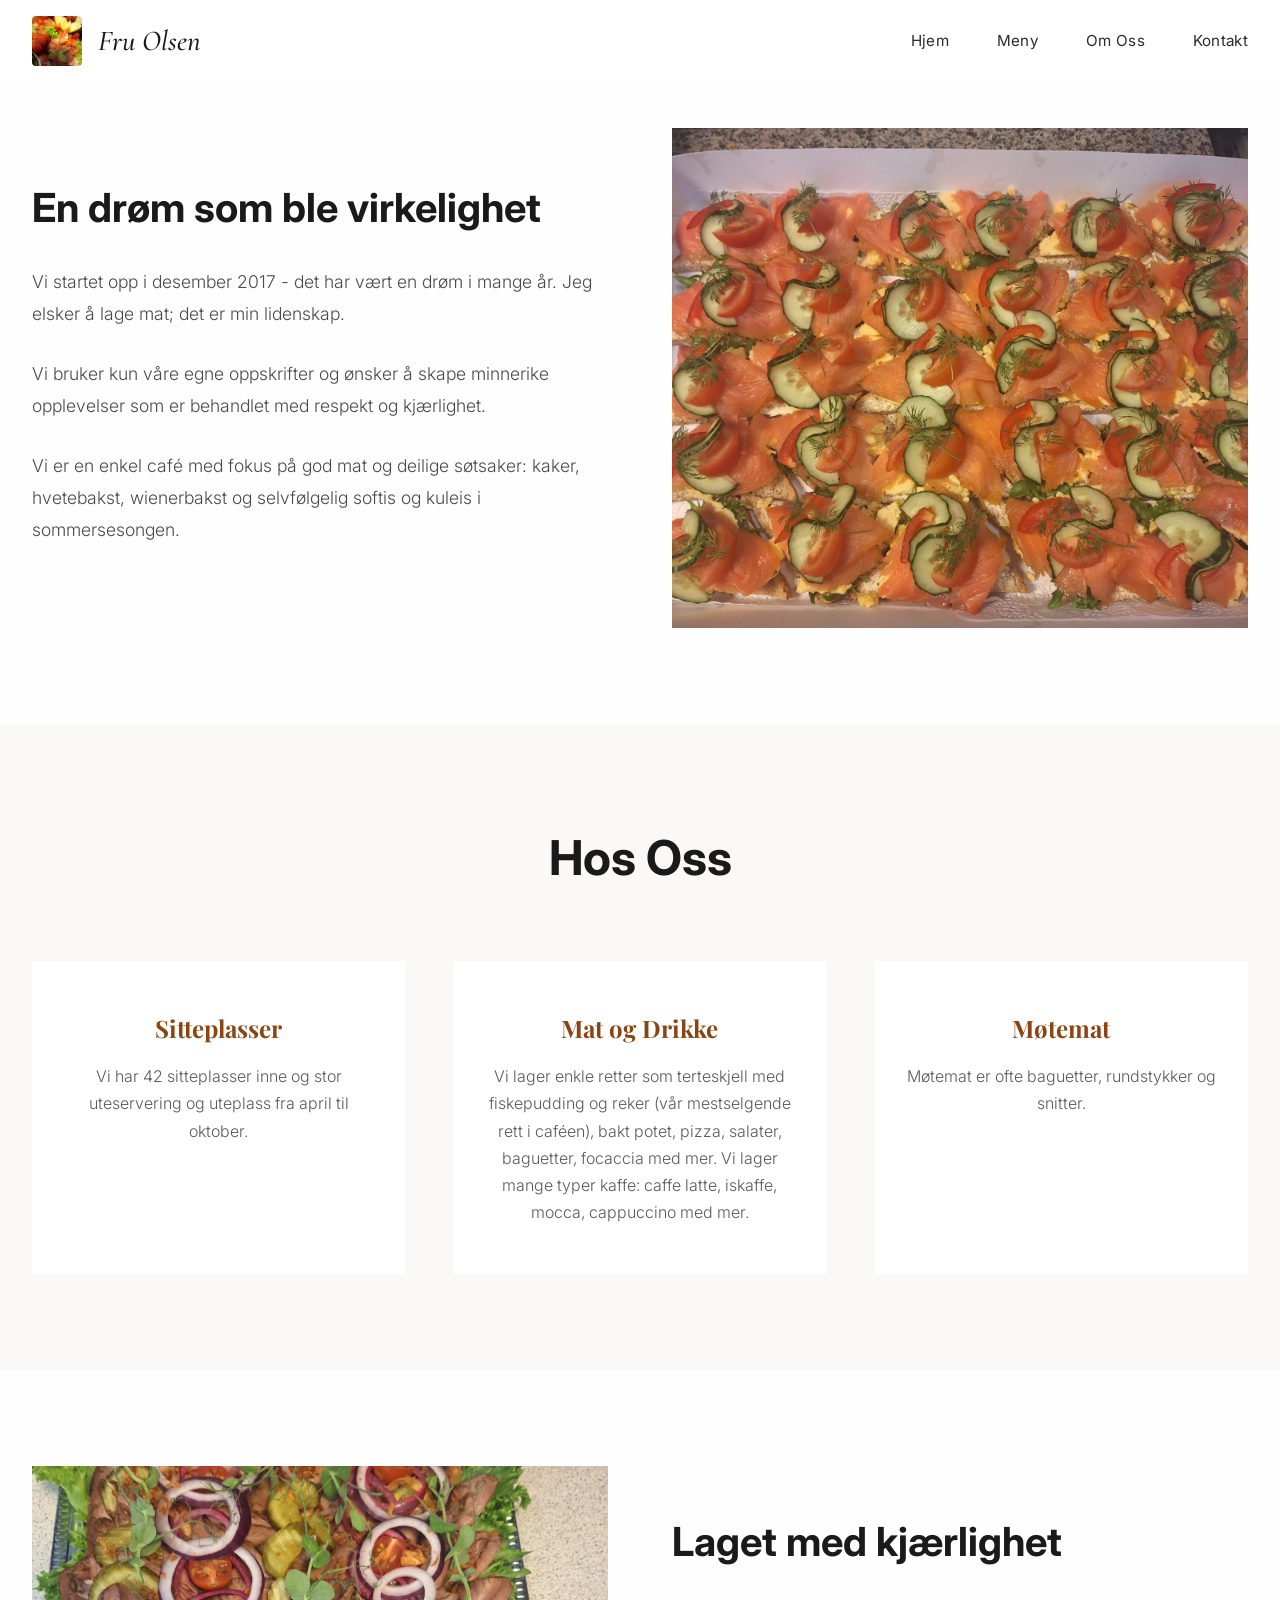
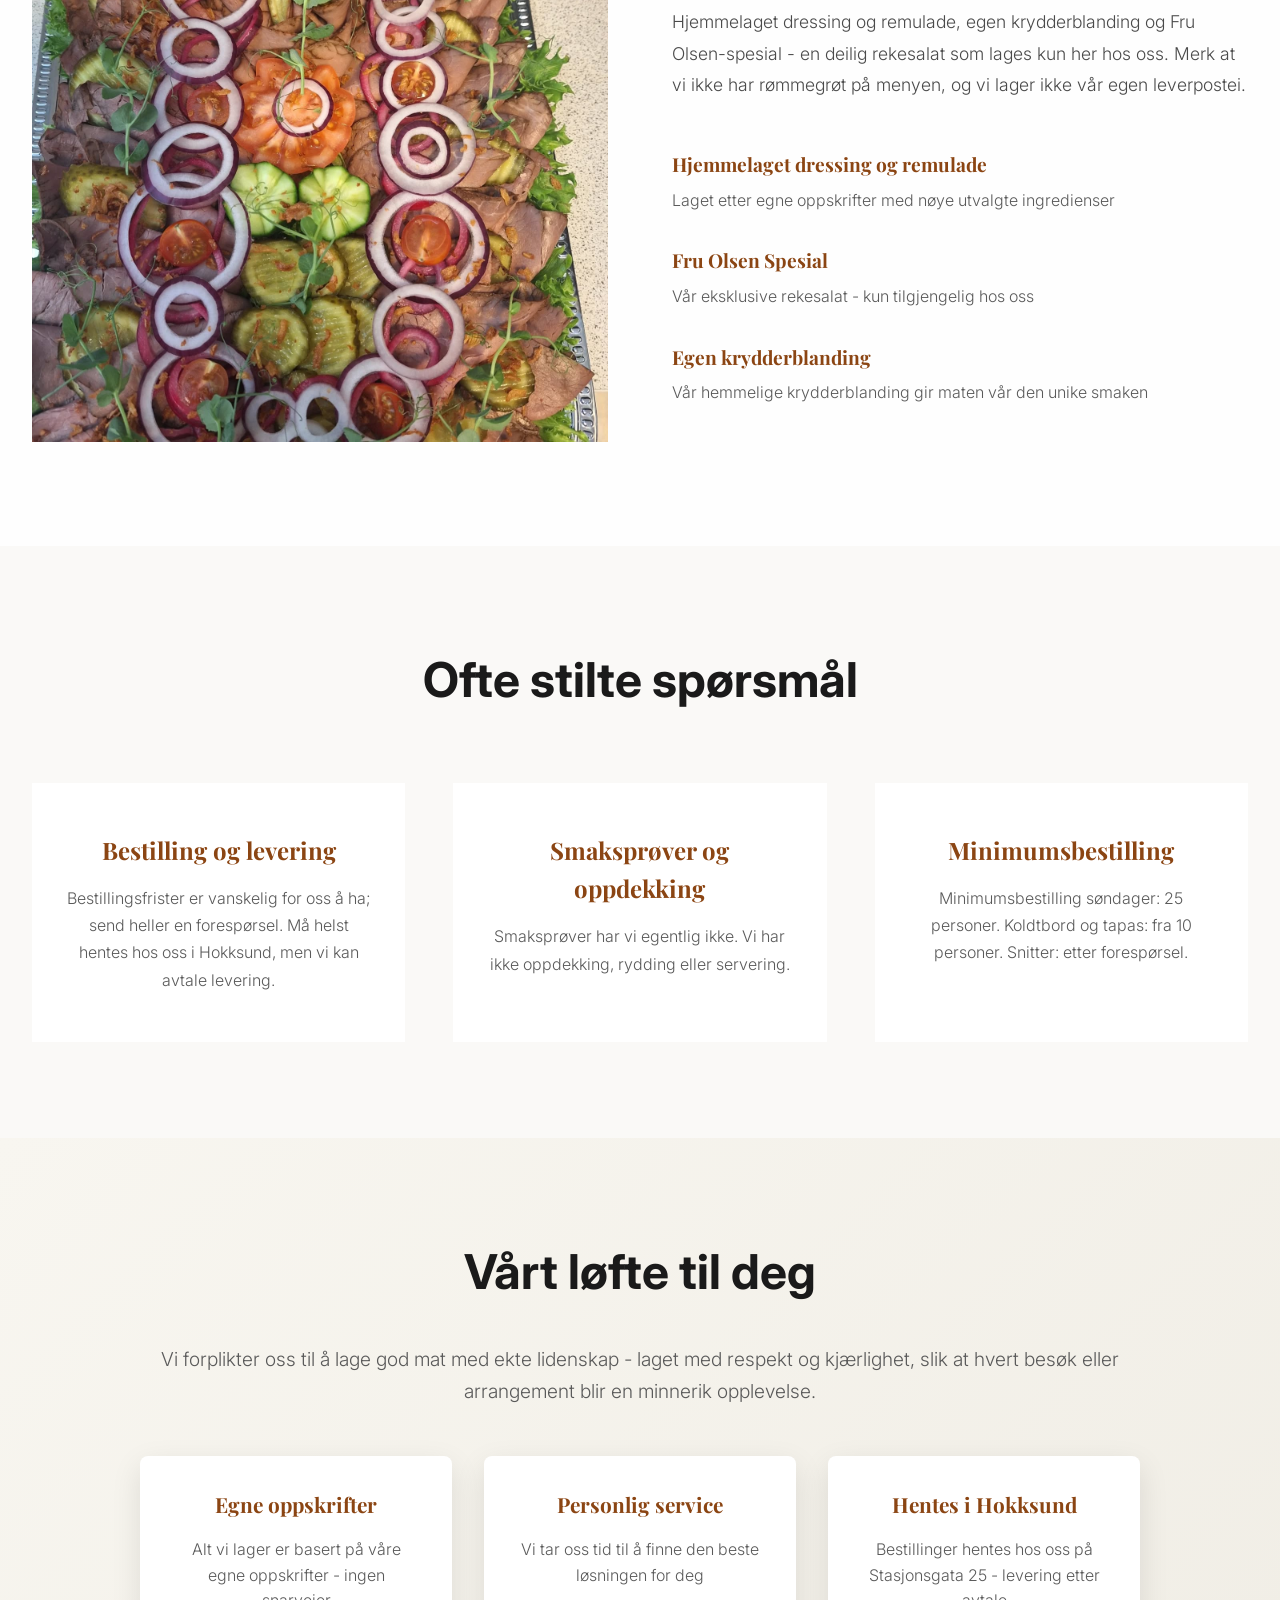
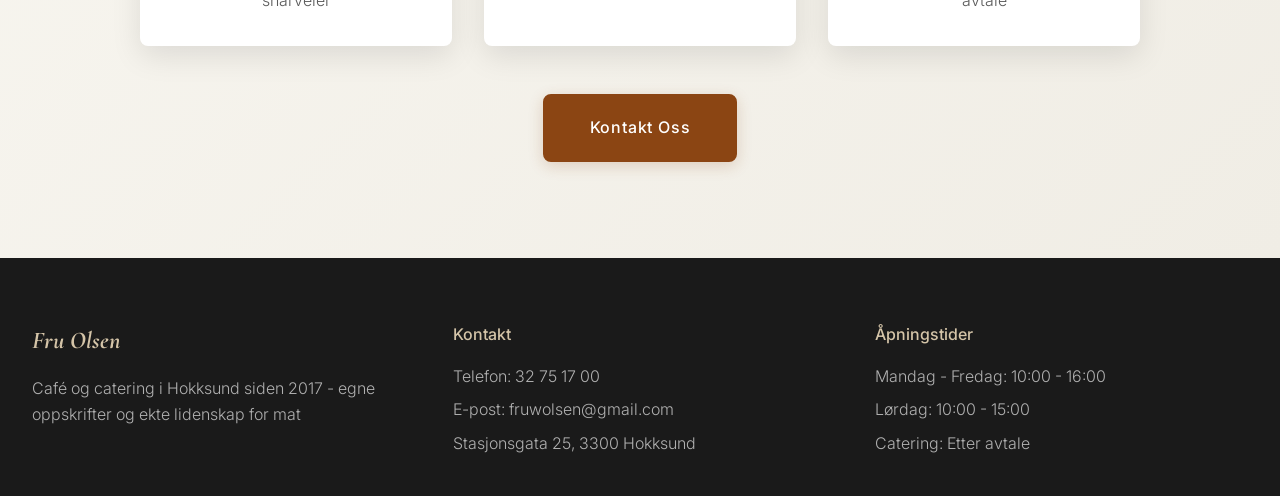
<file: om-oss.html>
<!DOCTYPE html>
<html lang="no">
<head>
    <meta charset="UTF-8">
    <meta name="viewport" content="width=device-width, initial-scale=1.0">
    <title>Om Oss - Fru Olsen</title>
    <link rel="preconnect" href="https://fonts.googleapis.com">
    <link rel="preconnect" href="https://fonts.gstatic.com" crossorigin>
    <link href="https://fonts.googleapis.com/css2?family=Playfair+Display:ital,wght@0,400;0,500;0,600;0,700;1,400;1,500&family=Cormorant+Garamond:ital,wght@0,300;0,400;0,500;0,600;1,300;1,400&family=Inter:wght@300;400;500&display=swap" rel="stylesheet">
    <link rel="icon" type="image/x-icon" href="assets/logo.jpg">
    <link rel="stylesheet" href="stylesheet.css">
</head>
<body>
    <!-- Navigation -->
    <nav class="navigation">
        <div class="nav-container">
            <div class="logo">
                <img src="assets/logo.jpg" alt="Fru Olsen" class="logo-image">
                <h1 class="logo-text">Fru Olsen</h1>
            </div>
            <ul class="nav-menu">
                <li><a href="index.html" class="nav-link">Hjem</a></li>
                <li><a href="meny.html" class="nav-link">Meny</a></li>
                <li><a href="om-oss.html" class="nav-link">Om Oss</a></li>
                <li><a href="kontakt-oss.html" class="nav-link">Kontakt</a></li>
            </ul>
            <div class="hamburger">
                <span class="bar"></span>
                <span class="bar"></span>
                <span class="bar"></span>
            </div>
        </div>
    </nav>

    <!-- Main Story -->
    <section class="main-story" style="padding-top: 8rem;">
        <div class="container">
            <div class="story-layout">
                <div class="story-text">
                    <h2 class="story-heading">En drøm som ble virkelighet</h2>
                    <p class="story-paragraph">Vi startet opp i desember 2017 - det har vært en drøm i mange år. Jeg elsker å lage mat; det er min lidenskap.</p>
                    
                    <p class="story-paragraph">Vi bruker kun våre egne oppskrifter og ønsker å skape minnerike opplevelser som er behandlet med respekt og kjærlighet.</p>
                    
                    <p class="story-paragraph">Vi er en enkel café med fokus på god mat og deilige søtsaker: kaker, hvetebakst, wienerbakst og selvfølgelig softis og kuleis i sommersesongen.</p>
                </div>
                <div class="story-image-placeholder">
                    <img src="bilder/image copy 4.png" alt="Vår historie" class="story-image">
                </div>
            </div>
        </div>
    </section>

    <!-- Café Info Section -->
    <section class="values-section">
        <div class="container">
            <h2 class="values-title">Hos Oss</h2>
            <div class="values-grid">
                <div class="value-item">
                    <h3 class="value-title">Sitteplasser</h3>
                    <p class="value-description">Vi har 42 sitteplasser inne og stor uteservering og uteplass fra april til oktober.</p>
                </div>
                <div class="value-item">
                    <h3 class="value-title">Mat og Drikke</h3>
                    <p class="value-description">Vi lager enkle retter som terteskjell med fiskepudding og reker (vår mestselgende rett i caféen), bakt potet, pizza, salater, baguetter, focaccia med mer. Vi lager mange typer kaffe: caffe latte, iskaffe, mocca, cappuccino med mer.</p>
                </div>
                <div class="value-item">
                    <h3 class="value-title">Møtemat</h3>
                    <p class="value-description">Møtemat er ofte baguetter, rundstykker og snitter.</p>
                </div>
            </div>
        </div>
    </section>

    <!-- Values Section -->
    <section class="craftsmanship-section">
        <div class="container">
            <div class="craftsmanship-content">
                <div class="craftsmanship-image-placeholder">
                    <img src="bilder/image copy 5.png" alt="Håndverk i hver detalj" class="story-image">
                </div>
                <div class="craftsmanship-text">
                    <h2 class="craftsmanship-title">Laget med kjærlighet</h2>
                    <p class="craftsmanship-description">Hjemmelaget dressing og remulade, egen krydderblanding og Fru Olsen-spesial - en deilig rekesalat som lages kun her hos oss. Merk at vi ikke har rømmegrøt på menyen, og vi lager ikke vår egen leverpostei.</p>
                    
                    <div class="craftsmanship-highlights">
                        <div class="highlight">
                            <h4>Hjemmelaget dressing og remulade</h4>
                            <p>Laget etter egne oppskrifter med nøye utvalgte ingredienser</p>
                        </div>
                        <div class="highlight">
                            <h4>Fru Olsen Spesial</h4>
                            <p>Vår eksklusive rekesalat - kun tilgjengelig hos oss</p>
                        </div>
                        <div class="highlight">
                            <h4>Egen krydderblanding</h4>
                            <p>Vår hemmelige krydderblanding gir maten vår den unike smaken</p>
                        </div>
                    </div>
                </div>
            </div>
        </div>
    </section>

    <!-- FAQ Section -->
    <section class="values-section">
        <div class="container">
            <h2 class="values-title">Ofte stilte spørsmål</h2>
            <div class="values-grid">
                <div class="value-item">
                    <h3 class="value-title">Bestilling og levering</h3>
                    <p class="value-description">Bestillingsfrister er vanskelig for oss å ha; send heller en forespørsel. Må helst hentes hos oss i Hokksund, men vi kan avtale levering.</p>
                </div>
                <div class="value-item">
                    <h3 class="value-title">Smaksprøver og oppdekking</h3>
                    <p class="value-description">Smaksprøver har vi egentlig ikke. Vi har ikke oppdekking, rydding eller servering.</p>
                </div>
                <div class="value-item">
                    <h3 class="value-title">Minimumsbestilling</h3>
                    <p class="value-description">Minimumsbestilling søndager: 25 personer. Koldtbord og tapas: fra 10 personer. Snitter: etter forespørsel.</p>
                </div>
            </div>
        </div>
    </section>

    <!-- Commitment Section -->
    <section class="commitment-section">
        <div class="container">
            <div class="commitment-content">
                <h2 class="commitment-title">Vårt løfte til deg</h2>
                <p class="commitment-description">Vi forplikter oss til å lage god mat med ekte lidenskap - laget med respekt og kjærlighet, slik at hvert besøk eller arrangement blir en minnerik opplevelse.</p>
                
                <div class="commitment-points">
                    <div class="commitment-point">
                        <h4>Egne oppskrifter</h4>
                        <p>Alt vi lager er basert på våre egne oppskrifter - ingen snarveier</p>
                    </div>
                    <div class="commitment-point">
                        <h4>Personlig service</h4>
                        <p>Vi tar oss tid til å finne den beste løsningen for deg</p>
                    </div>
                    <div class="commitment-point">
                        <h4>Hentes i Hokksund</h4>
                        <p>Bestillinger hentes hos oss på Stasjonsgata 25 - levering etter avtale</p>
                    </div>
                </div>
                
                <a href="kontakt-oss.html" class="cta-button">Kontakt Oss</a>
            </div>
        </div>
    </section>

    <!-- Footer -->
    <footer class="footer">
        <div class="container">
            <div class="footer-content">
                <div class="footer-section">
                    <h3 class="footer-title">Fru Olsen</h3>
                    <p class="footer-text">Café og catering i Hokksund siden 2017 - egne oppskrifter og ekte lidenskap for mat</p>
                </div>
                <div class="footer-section">
                    <h4 class="footer-subtitle">Kontakt</h4>
                    <p class="footer-text">Telefon: 32 75 17 00</p>
                    <p class="footer-text">E-post: fruwolsen@gmail.com</p>
                    <p class="footer-text">Stasjonsgata 25, 3300 Hokksund</p>
                </div>
                <div class="footer-section">
                    <h4 class="footer-subtitle">Åpningstider</h4>
                    <p class="footer-text">Mandag - Fredag: 10:00 - 16:00</p>
                    <p class="footer-text">Lørdag: 10:00 - 15:00</p>
                    <p class="footer-text">Catering: Etter avtale</p>
                </div>
            </div>
        </div>
    </footer>

    <script src="script.js"></script>
</body>
</html>
</file>
<file: stylesheet.css>
/* Reset and Base Styles */
* {
    margin: 0;
    padding: 0;
    box-sizing: border-box;
}

html {
    scroll-behavior: smooth;
}

body {
    font-family: 'Inter', -apple-system, BlinkMacSystemFont, sans-serif;
    line-height: 1.6;
    color: #2c2c2c;
    background-color: #fefefe;
    font-weight: 300;
    overflow-x: hidden;
}

/* Typography */
.hero-title,
.section-title,
.story-title,
.event-title,
.testimonials-title,
.cta-title {
    font-family: 'Playfair Display', serif;
    font-weight: 600;
    line-height: 1.2;
    letter-spacing: -0.02em;
}

.logo {
    display: flex;
    align-items: center;
    gap: 1rem;
}

.logo-image {
    height: 50px;
    width: auto;
    border-radius: 4px;
}

.logo-text {
    font-family: 'Cormorant Garamond', serif;
    font-weight: 500;
    font-style: italic;
    font-size: 1.8rem;
    color: #1a1a1a;
    margin: 0;
}

/* Navigation */
.navigation {
    position: fixed;
    top: 0;
    left: 0;
    right: 0;
    background: rgba(255, 255, 255, 0.95);
    backdrop-filter: blur(20px);
    z-index: 1000;
    padding: 1rem 0;
    transition: all 0.3s ease;
}

.nav-container {
    max-width: 1400px;
    margin: 0 auto;
    padding: 0 2rem;
    display: flex;
    justify-content: space-between;
    align-items: center;
}

.nav-menu {
    display: flex;
    list-style: none;
    gap: 3rem;
}

.nav-menu a {
    text-decoration: none;
    color: #2c2c2c;
    font-weight: 400;
    font-size: 0.95rem;
    letter-spacing: 0.02em;
    transition: color 0.3s ease;
    position: relative;
}

.nav-menu a:hover {
    color: #8b4513;
}

.nav-menu a::after {
    content: '';
    position: absolute;
    bottom: -4px;
    left: 0;
    width: 0;
    height: 1px;
    background: #8b4513;
    transition: width 0.3s ease;
}

.nav-menu a:hover::after {
    width: 100%;
}

/* Hamburger Menu */
.hamburger {
    display: none;
    cursor: pointer;
}

.bar {
    display: block;
    width: 25px;
    height: 3px;
    margin: 5px auto;
    transition: all 0.3s ease-in-out;
    background-color: #1a1a1a;
    border-radius: 3px;
}

/* Hero Section */
.hero {
    min-height: 100vh;
    display: flex;
    align-items: center;
    background: linear-gradient(135deg, #f8f6f0 0%, #f0ede5 100%);
    padding: 120px 0 80px;
}

.hero-content {
    display: flex;
    align-items: center;
    max-width: 1400px;
    margin: 0 auto;
    padding: 0 3rem;
    gap: 6rem;
    width: 100%;
}

.hero-text {
    flex: 1;
    max-width: 600px;
}

.hero-title {
    font-size: clamp(2.8rem, 7vw, 5.5rem);
    color: #1a1a1a;
    margin-bottom: 1.5rem;
    font-weight: 600;
    line-height: 1.1;
    letter-spacing: -0.02em;
}

.hero-subtitle {
    font-size: 1.2rem;
    color: #5a5a5a;
    margin-bottom: 2.5rem;
    font-weight: 300;
    line-height: 1.6;
    max-width: 420px;
}

.hero-cta {
    margin-top: 2rem;
}

.cta-button {
    display: inline-block;
    padding: 1.2rem 2.8rem;
    background: #8b4513;
    color: white;
    text-decoration: none;
    font-weight: 500;
    font-size: 1rem;
    letter-spacing: 0.05em;
    transition: all 0.3s ease;
    border: 2px solid #8b4513;
    border-radius: 8px;
    box-shadow: 0 4px 15px rgba(139, 69, 19, 0.2);
}

.cta-button:hover {
    background: transparent;
    color: #8b4513;
    transform: translateY(-3px);
    box-shadow: 0 8px 25px rgba(139, 69, 19, 0.3);
}

.hero-image-placeholder {
    flex: 1;
    max-width: 600px;
    height: 500px;
    border-radius: 12px;
    overflow: hidden;
    box-shadow: 0 20px 60px rgba(0, 0, 0, 0.15);
    transition: transform 0.3s ease;
}

.hero-image-placeholder:hover {
    transform: translateY(-8px);
    box-shadow: 0 35px 100px rgba(0, 0, 0, 0.18);
}

.image-overlay {
    position: absolute;
    top: 0;
    left: 0;
    right: 0;
    bottom: 0;
    background: rgba(0, 0, 0, 0.1);
}

/* Container */
.container {
    max-width: 1400px;
    margin: 0 auto;
    padding: 0 2rem;
}

/* Section Spacing */
section {
    padding: 8rem 0;
}

/* Section Headers */
.section-header {
    text-align: center;
    margin-bottom: 5rem;
}

.section-title {
    font-size: clamp(2.5rem, 5vw, 4rem);
    color: #1a1a1a;
    margin-bottom: 1.5rem;
}

.section-subtitle {
    font-size: 1.2rem;
    color: #6a6a6a;
    font-weight: 300;
    max-width: 600px;
    margin: 0 auto;
}

/* Signature Offerings */
.signature-section {
    background: #faf9f7;
}

.offerings-grid {
    display: grid;
    grid-template-columns: repeat(2, 1fr);
    gap: 4rem;
}

.offering-item {
    background: white;
    overflow: hidden;
    transition: transform 0.3s ease, box-shadow 0.3s ease;
}

.offering-item:hover {
    transform: translateY(-8px);
    box-shadow: 0 20px 60px rgba(0, 0, 0, 0.1);
}

.offering-image-placeholder {
    height: 300px;
    background: linear-gradient(135deg, #e8dcc6 0%, #d4c4a8 100%);
    position: relative;
}

.offering-content {
    padding: 2.5rem;
}

.offering-title {
    font-family: 'Playfair Display', serif;
    font-size: 1.8rem;
    color: #1a1a1a;
    margin-bottom: 1rem;
    font-weight: 500;
}

.offering-description {
    color: #5a5a5a;
    margin-bottom: 1.5rem;
    line-height: 1.7;
}

.offering-price {
    font-weight: 500;
    color: #8b4513;
    font-size: 1.1rem;
}

/* Story Section */
.story-content {
    display: grid;
    grid-template-columns: 1fr 1fr;
    gap: 6rem;
    align-items: center;
}

.story-title {
    font-size: 3rem;
    color: #1a1a1a;
    margin-bottom: 2rem;
}

.story-paragraph {
    font-size: 1.1rem;
    color: #4a4a4a;
    margin-bottom: 1.5rem;
    line-height: 1.8;
}

.story-image-placeholder {
    height: 500px;
    background: linear-gradient(45deg, #d4c4a8 0%, #c8b99c 100%);
}

/* Gallery Section */
.gallery-section {
    padding: 2rem;
}

.gallery-grid {
    display: grid;
    grid-template-columns: 2fr 1fr 1fr;
    grid-template-rows: 400px 400px;
    gap: 1rem;
}

.gallery-item.large {
    grid-row: span 2;
}

.gallery-image-placeholder {
    width: 100%;
    height: 100%;
    background: linear-gradient(135deg, #e8dcc6 0%, #d4c4a8 50%, #c8b99c 100%);
    transition: transform 0.3s ease;
}

.gallery-item:hover .gallery-image-placeholder {
    transform: scale(1.05);
}

/* Event Section */
.event-section {
    background: #f8f6f0;
}

.event-content {
    display: grid;
    grid-template-columns: 1fr 1fr;
    gap: 6rem;
    align-items: center;
}

.event-title {
    font-size: 3rem;
    color: #1a1a1a;
    margin-bottom: 2rem;
}

.event-description {
    font-size: 1.2rem;
    color: #4a4a4a;
    margin-bottom: 3rem;
    line-height: 1.7;
}

.event-features {
    display: flex;
    flex-direction: column;
    gap: 2rem;
}

.feature h4 {
    font-family: 'Playfair Display', serif;
    font-size: 1.3rem;
    color: #1a1a1a;
    margin-bottom: 0.5rem;
}

.feature p {
    color: #5a5a5a;
    line-height: 1.6;
}

.event-image-placeholder {
    height: 600px;
    background: linear-gradient(45deg, #d4c4a8 0%, #c8b99c 100%);
}

/* Testimonials */
.testimonials-section {
    background: #1a1a1a;
    color: white;
}

.testimonials-title {
    text-align: center;
    font-size: 3rem;
    color: white;
    margin-bottom: 4rem;
}

.testimonials-grid {
    display: grid;
    grid-template-columns: repeat(auto-fit, minmax(350px, 1fr));
    gap: 3rem;
    
}

.testimonial {
    padding: 3rem;
    background: rgba(255, 255, 255, 0.05);
    backdrop-filter: blur(10px);
    display: flex;
    flex-direction: column;
}

.testimonial-text {
    font-size: 1.1rem;
    line-height: 1.7;
    margin-bottom: 1.5rem;
    font-style: italic;
    flex: 1;
    
}

.testimonial-author {
    font-weight: 500;
    color: #d4c4a8;
    margin-top: auto;
}

/* Contact CTA */
.contact-cta {
    background: linear-gradient(135deg, #f8f6f0 0%, #f0ede5 100%);
    text-align: center;
}

.cta-content {
    max-width: 800px;
    margin: 0 auto;
}

.cta-title {
    font-size: 3.5rem;
    color: #1a1a1a;
    margin-bottom: 1.5rem;
}

.cta-subtitle {
    font-size: 1.2rem;
    color: #5a5a5a;
    margin-bottom: 3rem;
    line-height: 1.6;
}

.cta-button-large {
    display: inline-block;
    padding: 1.5rem 3rem;
    background: #8b4513;
    color: white;
    text-decoration: none;
    font-weight: 500;
    font-size: 1.1rem;
    letter-spacing: 0.05em;
    transition: all 0.3s ease;
    border: 2px solid #8b4513;
}

.cta-button-large:hover {
    background: transparent;
    color: #8b4513;
    transform: translateY(-3px);
    box-shadow: 0 10px 30px rgba(139, 69, 19, 0.3);
}

/* Footer */
.footer {
    background: #1a1a1a;
    color: white;
    padding: 4rem 0 2rem;
}

.footer-content {
    display: grid;
    grid-template-columns: repeat(auto-fit, minmax(250px, 1fr));
    gap: 3rem;
}

.footer-title {
    font-family: 'Cormorant Garamond', serif;
    font-size: 1.5rem;
    font-style: italic;
    margin-bottom: 1rem;
    color: #d4c4a8;
}

.footer-subtitle {
    font-weight: 500;
    margin-bottom: 1rem;
    color: #d4c4a8;
}

.footer-text {
    color: #b0b0b0;
    line-height: 1.6;
    margin-bottom: 0.5rem;
}

/* Responsive Design */
@media (max-width: 1024px) {
    .hero-content {
        max-width: 100%;
        gap: 4rem;
        padding: 0 2rem;
    }
    
    .hero-text {
        max-width: 500px;
    }
    
    .hero-image-placeholder {
        max-width: 500px;
        height: 400px;
    }
    
    .story-content,
    .event-content {
        grid-template-columns: 1fr;
        gap: 3rem;
    }
    
    .gallery-grid {
        grid-template-columns: 1fr 1fr;
        grid-template-rows: 300px 300px 300px;
    }
    
    .gallery-item.large {
        grid-row: span 1;
        grid-column: span 2;
    }
}

@media (max-width: 768px) {
    .container {
        padding: 0 1rem;
    }
    
    .nav-container {
        padding: 0 1rem;
    }
    
    .hamburger {
        display: block;
        z-index: 1001;
    }
    
    .hamburger.active .bar:nth-child(2) {
        opacity: 0;
    }
    
    .hamburger.active .bar:nth-child(1) {
        transform: translateY(8px) rotate(45deg);
    }
    
    .hamburger.active .bar:nth-child(3) {
        transform: translateY(-8px) rotate(-45deg);
    }
    
    .nav-menu {
        position: fixed;
        left: -100%;
        top: 70px;
        flex-direction: column;
        background-color: rgba(255, 255, 255, 0.98);
        backdrop-filter: blur(20px);
        width: 100%;
        text-align: center;
        transition: left 0.3s ease;
        box-shadow: 0 10px 27px rgba(0, 0, 0, 0.1);
        padding: 2rem 0;
        gap: 0;
        z-index: 1000;
    }
    
    .nav-menu.active {
        left: 0;
    }
    
    .nav-menu li {
        margin: 0;
        padding: 1.5rem 0;
        border-bottom: 1px solid rgba(0, 0, 0, 0.05);
    }
    
    .nav-menu li:last-child {
        border-bottom: none;
    }
    
    .nav-menu a {
        font-size: 1.1rem;
        display: block;
        padding: 0.5rem 2rem;
    }
    
    .nav-menu a::after {
        display: none;
    }
    
    .logo-image {
        height: 40px;
    }
    
    .logo-text {
        font-size: 1.4rem;
    }
    
    .hero {
        min-height: auto;
        padding: 100px 0 60px;
    }
    
    .hero-content {
        flex-direction: column;
        gap: 3rem;
        padding: 0 1.5rem;
        text-align: center;
    }
    
    .hero-text {
        max-width: 100%;
    }
    
    .hero-title {
        font-size: clamp(2.5rem, 8vw, 3.5rem);
    }
    
    .hero-subtitle {
        font-size: 1.1rem;
        max-width: 100%;
    }
    
    .hero-image-placeholder {
        max-width: 100%;
        width: 100%;
        height: 350px;
    }
    
    .container {
        padding: 0 1.5rem;
    }
    
    section {
        padding: 4rem 0;
    }
    
    .offerings-grid {
        grid-template-columns: 1fr;
        gap: 2rem;
    }
    
    .gallery-grid {
        grid-template-columns: 1fr;
        grid-template-rows: repeat(4, 250px);
    }
    
    .gallery-item.large {
        grid-column: span 1;
    }
    
    .testimonials-grid {
        grid-template-columns: 1fr;
    }
    
    .contact-layout {
        grid-template-columns: 1fr;
        gap: 3rem;
    }
}

@media (max-width: 480px) {
    .navigation {
        padding: 0.8rem 0;
    }
    
    .nav-menu {
        gap: 1rem;
        font-size: 0.85rem;
    }
    
    .logo-image {
        height: 35px;
    }
    
    .logo-text {
        font-size: 1.2rem;
    }
    
    .hero {
        padding: 90px 0 40px;
    }
    
    .hero-content {
        gap: 2rem;
        padding: 0 1rem;
    }
    
    .hero-title {
        font-size: 2.2rem;
        margin-bottom: 1rem;
    }
    
    .hero-subtitle {
        font-size: 1rem;
        margin-bottom: 2rem;
    }
    
    .hero-image-placeholder {
        height: 280px;
    }
    
    .cta-button {
        padding: 1rem 2rem;
        font-size: 0.95rem;
    }
    
    .section-title {
        font-size: 2rem;
    }
    
    .story-title,
    .event-title {
        font-size: 2rem;
    }
    
    .cta-title {
        font-size: 2.5rem;
    }
    
    .offering-item,
    .testimonial {
        padding: 1.5rem;
    }
    
    .menu-cards-grid {
        grid-template-columns: 1fr;
        gap: 1.5rem;
        padding: 0 1rem;
    }
    
    .menu-card-info {
        padding: 1.5rem;
    }
    
    .detail-card {
        padding: 1.5rem;
        margin: 0 1rem;
    }
    
    .detail-title {
        font-size: 2rem;
    }
    
    .contact-form {
        padding: 1.5rem;
    }
    
    .form-row {
        grid-template-columns: 1fr;
    }
}

/* Smooth Animations */
@keyframes fadeInUp {
    from {
        opacity: 0;
        transform: translateY(30px);
    }
    to {
        opacity: 1;
        transform: translateY(0);
    }
}

.offering-item,
.testimonial {
    animation: fadeInUp 0.6s ease-out;
}

/* Image Styling */
.hero-image,
.offering-image,
.story-image,
.gallery-image,
.event-image,
.menu-image {
    width: 100%;
    height: 100%;
    object-fit: cover;
    transition: transform 0.3s ease;
}

.hero-image {
    width: 100%;
    height: 100%;
    object-fit: cover;
    transition: transform 0.3s ease;
}

.hero-image-placeholder:hover .hero-image {
    transform: scale(1.05);
}

.offering-item:hover .offering-image,
.gallery-item:hover .gallery-image {
    transform: scale(1.05);
}

/* Image containers */
.hero-image-placeholder,
.offering-image-placeholder,
.story-image-placeholder,
.gallery-image-placeholder,
.event-image-placeholder {
    position: relative;
    overflow: hidden;
}

/* Interactive Menu Page Styles */
.interactive-menu-hero {
    padding: 12rem 0 4rem;
    background: linear-gradient(135deg, #f8f6f0 0%, #f0ede5 100%);
    text-align: center;
}

.interactive-menu-title {
    font-size: clamp(3rem, 6vw, 5rem);
    color: #1a1a1a;
    margin-bottom: 1rem;
}

.interactive-menu-subtitle {
    font-size: 1.2rem;
    color: #5a5a5a;
    font-weight: 300;
}

.menu-selection-section {
    padding: 4rem 0;
}

.menu-cards-grid {
    display: grid;
    /* 2×2 på tablet/mellomstore skjermer — unngår auto-fit som gir 3+1 */
    grid-template-columns: repeat(2, 1fr);
    gap: 2rem;
    max-width: 1400px;
    margin: 0 auto;
}

@media (min-width: 1200px) {
    .menu-cards-grid {
        grid-template-columns: repeat(4, 1fr);
    }
}

.menu-selection-card {
    background: white;
    border-radius: 12px;
    overflow: hidden;
    box-shadow: 0 10px 40px rgba(0, 0, 0, 0.1);
    transition: all 0.3s ease;
    cursor: pointer;
    display: flex;
    flex-direction: column;
    height: 100%;
}

.menu-selection-card:hover {
    transform: translateY(-8px);
    box-shadow: 0 20px 60px rgba(0, 0, 0, 0.15);
}

.menu-card-image-wrapper {
    height: 250px;
    overflow: hidden;
    flex-shrink: 0;
}

.menu-selection-image {
    width: 100%;
    height: 100%;
    object-fit: cover;
    transition: transform 0.3s ease;
}

.menu-selection-card:hover .menu-selection-image {
    transform: scale(1.05);
}

.menu-card-info {
    padding: 2rem;
    display: flex;
    flex-direction: column;
    flex: 1;
    min-height: 0;
}

.menu-selection-title {
    font-family: 'Playfair Display', serif;
    font-size: 1.8rem;
    color: #1a1a1a;
    margin-bottom: 0.5rem;
}

.menu-selection-price {
    font-size: 1.3rem;
    font-weight: 600;
    color: #8b4513;
    margin-bottom: 1rem;
}

.menu-selection-description {
    color: #5a5a5a;
    line-height: 1.6;
    margin-bottom: 1.5rem;
}

.menu-selection-button {
    background: #8b4513;
    color: white;
    border: none;
    padding: 1rem 2rem;
    border-radius: 6px;
    font-weight: 500;
    cursor: pointer;
    transition: all 0.3s ease;
    width: 100%;
    margin-top: auto;
}

.menu-selection-button:hover {
    background: #6d3410;
    transform: translateY(-2px);
}

/* Menu Details Section */
.menu-details-section {
    padding: 10rem 0 4rem;
    background: #faf9f7;
    animation: fadeIn 0.5s ease;
}

.menu-details-header {
    margin-bottom: 3rem;
    text-align: center;
}

.back-button {
    background: transparent;
    border: 2px solid #8b4513;
    color: #8b4513;
    padding: 1rem 2rem;
    border-radius: 8px;
    cursor: pointer;
    font-weight: 500;
    font-size: 1rem;
    transition: all 0.3s ease;
    display: inline-flex;
    align-items: center;
    gap: 0.5rem;
}

.back-button:hover {
    background: #8b4513;
    color: white;
    transform: translateY(-2px);
    box-shadow: 0 5px 15px rgba(139, 69, 19, 0.3);
}

.detail-card {
    max-width: 1000px;
    margin: 0 auto;
    background: white;
    padding: 3rem;
    border-radius: 12px;
    box-shadow: 0 10px 40px rgba(0, 0, 0, 0.1);
}

.detail-title {
    font-family: 'Playfair Display', serif;
    font-size: 3rem;
    color: #1a1a1a;
    text-align: center;
    margin-bottom: 1rem;
}

.detail-price {
    text-align: center;
    font-size: 1.8rem;
    font-weight: 600;
    color: #8b4513;
    margin-bottom: 3rem;
    padding: 1.5rem;
    background: rgba(139, 69, 19, 0.1);
    border-radius: 8px;
}

.detail-content h3 {
    font-family: 'Playfair Display', serif;
    font-size: 1.5rem;
    color: #1a1a1a;
    margin: 2rem 0 1rem 0;
}

.detail-menu-list {
    list-style: none;
    padding: 0;
    margin-bottom: 2rem;
}

.detail-menu-list li {
    padding: 1rem 0;
    border-bottom: 1px solid rgba(0, 0, 0, 0.1);
    font-size: 1.1rem;
    color: #2c2c2c;
}

.detail-menu-list li:last-child {
    border-bottom: none;
}

.detail-note {
    background: #f8f6f0;
    padding: 2rem;
    border-radius: 8px;
    color: #5a5a5a;
    font-style: italic;
    margin-top: 2rem;
}

/* Tapas columns for details */
.tapas-columns {
    display: grid;
    grid-template-columns: repeat(auto-fit, minmax(300px, 1fr));
    gap: 2rem;
    margin-bottom: 2rem;
}

.tapas-column {
    background: #f8f6f0;
    padding: 2rem;
    border-radius: 8px;
}

/* Snitter pricing grid */
.snitter-pricing-grid {
    display: grid;
    grid-template-columns: repeat(auto-fit, minmax(200px, 1fr));
    gap: 1rem;
    margin-bottom: 3rem;
}

.price-box {
    background: white;
    border: 2px solid #f0ede5;
    border-radius: 8px;
    padding: 1.5rem;
    text-align: center;
    transition: all 0.3s ease;
    position: relative;
}

.price-box:hover {
    border-color: #8b4513;
    transform: translateY(-2px);
    box-shadow: 0 5px 20px rgba(139, 69, 19, 0.1);
}

.bestseller-box {
    border-color: #8b4513;
    background: rgba(139, 69, 19, 0.05);
}

.price-header {
    font-size: 1.1rem;
    color: #2c2c2c;
    margin-bottom: 0.5rem;
    font-weight: 500;
}

.price-value {
    font-size: 1.4rem;
    font-weight: 600;
    color: #8b4513;
}

/* Responsive for snitter grid */
@media (max-width: 768px) {
    .snitter-pricing-grid {
        grid-template-columns: repeat(auto-fit, minmax(150px, 1fr));
        gap: 0.8rem;
    }
    
    .price-box {
        padding: 1rem;
    }
    
    .price-header {
        font-size: 1rem;
    }
    
    .price-value {
        font-size: 1.2rem;
    }
}
@keyframes fadeIn {
    from {
        opacity: 0;
        transform: translateY(20px);
    }
    to {
        opacity: 1;
        transform: translateY(0);
    }
}

.menu-detail-content {
    animation: fadeIn 0.5s ease;
}

/* Responsive Design */
@media (max-width: 768px) {
    .interactive-menu-hero {
        padding: 10rem 0 3rem;
    }
    
    .menu-cards-grid {
        grid-template-columns: 1fr;
        gap: 1.5rem;
        padding: 0 1rem;
    }
    
    .menu-card-info {
        padding: 1.5rem;
    }
    
    .detail-card {
        padding: 2rem;
        margin: 0 1rem;
    }
    
    .detail-title {
        font-size: 2.5rem;
    }
    
    .tapas-columns {
        grid-template-columns: 1fr;
        gap: 1rem;
    }
    
    .tapas-column {
        padding: 1.5rem;
    }
}

@media (max-width: 480px) {
    .interactive-menu-title {
        font-size: 2.5rem;
    }
    
    .detail-title {
        font-size: 2rem;
    }
    
    .detail-card {
        padding: 1.5rem;
    }
}
.simple-menu-hero {
    padding: 12rem 0 4rem;
    background: linear-gradient(135deg, #f8f6f0 0%, #f0ede5 100%);
    text-align: center;
}

.simple-menu-title {
    font-size: clamp(3rem, 6vw, 5rem);
    color: #1a1a1a;
    margin-bottom: 1rem;
}

.simple-menu-subtitle {
    font-size: 1.2rem;
    color: #5a5a5a;
    font-weight: 300;
}

.simple-menu-section {
    padding: 3rem 0;
}

.simple-menu-section.alt {
    background: #faf9f7;
}

.simple-menu-card {
    max-width: 900px;
    margin: 0 auto;
    background: white;
    padding: 3rem;
    border-radius: 8px;
    box-shadow: 0 10px 40px rgba(0, 0, 0, 0.1);
}

.menu-card-title {
    font-family: 'Playfair Display', serif;
    font-size: 2.5rem;
    color: #1a1a1a;
    text-align: center;
    margin-bottom: 1rem;
}

.menu-card-price {
    text-align: center;
    font-size: 1.5rem;
    font-weight: 600;
    color: #8b4513;
    margin-bottom: 2rem;
    padding: 1rem;
    background: rgba(139, 69, 19, 0.1);
    border-radius: 4px;
}

.menu-card-content h3 {
    font-family: 'Playfair Display', serif;
    font-size: 1.4rem;
    color: #1a1a1a;
    margin: 2rem 0 1rem 0;
}

.simple-menu-list {
    list-style: none;
    padding: 0;
    margin-bottom: 2rem;
}

.simple-menu-list li {
    padding: 0.8rem 0;
    border-bottom: 1px solid rgba(0, 0, 0, 0.1);
    font-size: 1.1rem;
    color: #2c2c2c;
}

.simple-menu-list li:last-child {
    border-bottom: none;
}

.allergens {
    color: #8b4513;
    font-style: italic;
    font-size: 0.9rem;
}

.menu-image-section {
    margin-bottom: 2rem;
    border-radius: 8px;
    overflow: hidden;
}

.menu-card-image {
    width: 100%;
    height: 250px;
    object-fit: cover;
    transition: transform 0.3s ease;
}

.menu-card-image:hover {
    transform: scale(1.02);
}

.menu-note {
    background: #f8f6f0;
    padding: 1.5rem;
    border-radius: 4px;
    color: #5a5a5a;
    font-style: italic;
    margin-top: 2rem;
}

/* Tapas columns */
.tapas-column {
    margin-bottom: 2rem;
}

/* Snitter pricing */
.snitter-prices {
    margin-bottom: 2rem;
}

.price-row {
    display: flex;
    justify-content: space-between;
    align-items: center;
    padding: 1rem;
    border-bottom: 1px solid rgba(0, 0, 0, 0.1);
    transition: background-color 0.3s ease;
}

.price-row:hover {
    background: #f8f6f0;
}

.price-row.bestseller {
    background: rgba(139, 69, 19, 0.1);
    font-weight: 500;
}

.price-item {
    font-size: 1.1rem;
    color: #2c2c2c;
}

.price-amount {
    font-weight: 600;
    color: #8b4513;
}

.price-amount small {
    color: #8b4513;
    font-weight: 400;
}

/* Snitter options */
.snitter-options {
    display: flex;
    flex-wrap: wrap;
    gap: 0.5rem;
    margin-top: 1rem;
}

.option-tag {
    background: #f0ede5;
    padding: 0.5rem 1rem;
    border-radius: 20px;
    font-size: 0.9rem;
    color: #2c2c2c;
    transition: all 0.3s ease;
}

.option-tag:hover {
    background: #8b4513;
    color: white;
}

/* Simple CTA */
.simple-cta {
    background: #1a1a1a;
    color: white;
    padding: 4rem 0;
    text-align: center;
}

.simple-cta h2 {
    font-family: 'Playfair Display', serif;
    font-size: 2.5rem;
    margin-bottom: 1rem;
}

.simple-cta p {
    font-size: 1.2rem;
    color: #b0b0b0;
    margin-bottom: 2rem;
}

/* Responsive for simple menu */
@media (max-width: 768px) {
    .simple-menu-hero {
        padding: 10rem 0 3rem;
    }
    
    .simple-menu-card {
        padding: 2rem;
        margin: 0 1rem;
    }
    
    .menu-card-title {
        font-size: 2rem;
    }
    
    .price-row {
        flex-direction: column;
        align-items: flex-start;
        gap: 0.5rem;
    }
    
    .snitter-options {
        justify-content: center;
    }
    
    .simple-cta h2 {
        font-size: 2rem;
    }
}
.menu-hero {
    padding: 12rem 0 6rem;
    background: linear-gradient(135deg, #f8f6f0 0%, #f0ede5 100%);
    text-align: center;
}

.menu-hero-title {
    font-size: clamp(3rem, 6vw, 5rem);
    color: #1a1a1a;
    margin-bottom: 1.5rem;
}

.menu-hero-subtitle {
    font-size: 1.3rem;
    color: #5a5a5a;
    font-weight: 300;
    max-width: 600px;
    margin: 0 auto;
}

.menu-section {
    padding: 6rem 0;
}

.menu-section.alt-bg {
    background: #faf9f7;
}

.category-header {
    text-align: center;
    margin-bottom: 4rem;
}

.category-title {
    font-size: 3rem;
    color: #1a1a1a;
    margin-bottom: 1rem;
}

.category-description {
    font-size: 1.2rem;
    color: #6a6a6a;
    font-weight: 300;
}

.menu-layout {
    display: grid;
    grid-template-columns: 1fr 1fr;
    gap: 4rem;
    align-items: start;
}

.menu-layout.reverse {
    direction: rtl;
}

.menu-layout.reverse > * {
    direction: ltr;
}

.menu-content {
    padding: 2rem 0;
}

.menu-items {
    margin-bottom: 3rem;
}

.menu-item {
    margin-bottom: 2rem;
    padding-bottom: 1.5rem;
    border-bottom: 1px solid rgba(0, 0, 0, 0.1);
}

.menu-item:last-child {
    border-bottom: none;
}

.item-name {
    font-family: 'Playfair Display', serif;
    font-size: 1.3rem;
    color: #1a1a1a;
    margin-bottom: 0.5rem;
    font-weight: 500;
}

.item-allergens,
.item-note {
    color: #8b4513;
    font-style: italic;
    font-size: 0.95rem;
}

.price-info {
    background: rgba(139, 69, 19, 0.05);
    padding: 2rem;
    border-left: 4px solid #8b4513;
}

.price-main {
    font-size: 1.5rem;
    font-weight: 600;
    color: #8b4513;
    margin-bottom: 1rem;
}

.price-note {
    color: #5a5a5a;
    line-height: 1.6;
    font-style: italic;
}

.menu-image-placeholder {
    height: 500px;
    background: linear-gradient(135deg, #e8dcc6 0%, #d4c4a8 100%);
    border-radius: 8px;
}

/* Tapas Sections */
.tapas-sections {
    margin-bottom: 3rem;
}

.tapas-section {
    margin-bottom: 3rem;
}

.section-subtitle {
    font-family: 'Playfair Display', serif;
    font-size: 1.4rem;
    color: #8b4513;
    margin-bottom: 1.5rem;
    font-weight: 500;
}

/* Snitter Pricing */
.snitter-pricing {
    display: grid;
    grid-template-columns: repeat(auto-fit, minmax(200px, 1fr));
    gap: 1.5rem;
    margin-bottom: 3rem;
}

.price-item {
    background: white;
    padding: 1.5rem;
    border: 1px solid rgba(0, 0, 0, 0.1);
    text-align: center;
    transition: transform 0.3s ease, box-shadow 0.3s ease;
}

.price-item:hover {
    transform: translateY(-4px);
    box-shadow: 0 10px 30px rgba(0, 0, 0, 0.1);
}

.price-title {
    font-family: 'Playfair Display', serif;
    font-size: 1.2rem;
    color: #1a1a1a;
    margin-bottom: 0.5rem;
}

.price {
    font-size: 1.4rem;
    font-weight: 600;
    color: #8b4513;
    margin-bottom: 0.5rem;
}

.snitter-options {
    background: #f8f6f0;
    padding: 2rem;
    border-radius: 8px;
}

.options-title {
    font-family: 'Playfair Display', serif;
    font-size: 1.3rem;
    color: #1a1a1a;
    margin-bottom: 1.5rem;
}

.options-grid {
    display: grid;
    grid-template-columns: repeat(auto-fit, minmax(250px, 1fr));
    gap: 0.8rem;
}

.option {
    padding: 0.8rem 1rem;
    background: white;
    border-radius: 4px;
    font-size: 0.95rem;
    color: #4a4a4a;
    transition: background-color 0.3s ease;
}

.option:hover {
    background: #8b4513;
    color: white;
}

/* Custom Section */
.custom-section {
    background: #1a1a1a;
    color: white;
    text-align: center;
}

.custom-content {
    max-width: 1000px;
    margin: 0 auto;
}

.custom-title {
    font-size: 3rem;
    color: white;
    margin-bottom: 2rem;
}

.custom-description {
    font-size: 1.2rem;
    color: #b0b0b0;
    margin-bottom: 3rem;
    line-height: 1.7;
}

.custom-features {
    display: grid;
    grid-template-columns: repeat(auto-fit, minmax(250px, 1fr));
    gap: 2rem;
    margin-bottom: 3rem;
}

.feature-item {
    padding: 2rem;
    background: rgba(255, 255, 255, 0.05);
    backdrop-filter: blur(10px);
    border-radius: 8px;
}

.feature-item h4 {
    font-family: 'Playfair Display', serif;
    font-size: 1.3rem;
    color: #d4c4a8;
    margin-bottom: 1rem;
}

.feature-item p {
    color: #b0b0b0;
    line-height: 1.6;
}

/* Menu Responsive Design */
@media (max-width: 1024px) {
    .menu-layout {
        grid-template-columns: 1fr;
        gap: 3rem;
    }
    
    .menu-layout.reverse {
        direction: ltr;
    }
    
    .snitter-pricing {
        grid-template-columns: repeat(auto-fit, minmax(180px, 1fr));
    }
}

@media (max-width: 768px) {
    .menu-hero {
        padding: 10rem 0 4rem;
    }
    
    .menu-section {
        padding: 4rem 0;
    }
    
    .category-title {
        font-size: 2.5rem;
    }
    
    .custom-title {
        font-size: 2.5rem;
    }
    
    .snitter-pricing {
        grid-template-columns: 1fr;
    }
    
    .options-grid {
        grid-template-columns: 1fr;
    }
    
    .custom-features {
        grid-template-columns: 1fr;
    }
}

@media (max-width: 480px) {
    .menu-hero-title {
        font-size: 2.5rem;
    }
    
    .category-title {
        font-size: 2rem;
    }
    
    .custom-title {
        font-size: 2rem;
    }
    
    .price-info,
    .snitter-options {
        padding: 1.5rem;
    }
}
/* About Page Styles */
.about-hero {
    padding: 12rem 0 6rem;
    background: linear-gradient(135deg, #f8f6f0 0%, #f0ede5 100%);
    text-align: center;
}

.about-hero-title {
    font-size: clamp(3rem, 6vw, 5rem);
    color: #1a1a1a;
    margin-bottom: 1.5rem;
}

.about-hero-subtitle {
    font-size: 1.3rem;
    color: #5a5a5a;
    font-weight: 300;
    max-width: 600px;
    margin: 0 auto;
}

.main-story {
    padding: 6rem 0;
}

.story-layout {
    display: grid;
    grid-template-columns: 1fr 1fr;
    gap: 4rem;
    align-items: center;
}

.story-heading {
    font-size: 2.5rem;
    color: #1a1a1a;
    margin-bottom: 2rem;
    line-height: 1.3;
}

.story-paragraph {
    font-size: 1.1rem;
    color: #4a4a4a;
    margin-bottom: 1.8rem;
    line-height: 1.8;
}

.values-section {
    background: #faf9f7;
    padding: 6rem 0;
}

.values-title {
    text-align: center;
    font-size: 3rem;
    color: #1a1a1a;
    margin-bottom: 4rem;
}

.values-grid {
    display: grid;
    grid-template-columns: repeat(auto-fit, minmax(300px, 1fr));
    gap: 3rem;
}

.value-item {
    background: white;
    padding: 3rem 2rem;
    text-align: center;
    transition: transform 0.3s ease, box-shadow 0.3s ease;
}

.value-item:hover {
    transform: translateY(-8px);
    box-shadow: 0 20px 60px rgba(0, 0, 0, 0.1);
}

.value-title {
    font-family: 'Playfair Display', serif;
    font-size: 1.5rem;
    color: #8b4513;
    margin-bottom: 1rem;
}

.value-description {
    color: #5a5a5a;
    line-height: 1.7;
}

.craftsmanship-section {
    padding: 6rem 0;
}

.craftsmanship-content {
    display: grid;
    grid-template-columns: 1fr 1fr;
    gap: 4rem;
    align-items: center;
}

.craftsmanship-title {
    font-size: 2.5rem;
    color: #1a1a1a;
    margin-bottom: 2rem;
}

.craftsmanship-description {
    font-size: 1.1rem;
    color: #4a4a4a;
    margin-bottom: 3rem;
    line-height: 1.8;
}

.craftsmanship-highlights {
    display: flex;
    flex-direction: column;
    gap: 2rem;
}

.highlight h4 {
    font-family: 'Playfair Display', serif;
    font-size: 1.2rem;
    color: #8b4513;
    margin-bottom: 0.5rem;
}

.highlight p {
    color: #5a5a5a;
    line-height: 1.6;
}

.team-section {
    background: #1a1a1a;
    color: white;
    padding: 6rem 0;
    text-align: center;
}

.team-title {
    font-size: 3rem;
    color: white;
    margin-bottom: 1rem;
}

.team-subtitle {
    font-size: 1.2rem;
    color: #b0b0b0;
    margin-bottom: 4rem;
}

.team-grid {
    display: grid;
    grid-template-columns: repeat(auto-fit, minmax(300px, 1fr));
    gap: 3rem;
}

.team-member {
    background: rgba(255, 255, 255, 0.05);
    backdrop-filter: blur(10px);
    padding: 2rem;
    border-radius: 8px;
}

.team-image {
    width: 100%;
    height: 100%;
    object-fit: cover;
    border-radius: 50%;
}

.member-image-placeholder {
    width: 150px;
    height: 150px;
    background: linear-gradient(135deg, #d4c4a8 0%, #c8b99c 100%);
    border-radius: 50%;
    margin: 0 auto 2rem;
    overflow: hidden;
}

.member-name {
    font-family: 'Playfair Display', serif;
    font-size: 1.4rem;
    color: #d4c4a8;
    margin-bottom: 0.5rem;
}

.member-role {
    color: #8b4513;
    font-weight: 500;
    margin-bottom: 1rem;
}

.member-description {
    color: #b0b0b0;
    line-height: 1.6;
}

.commitment-section {
    background: linear-gradient(135deg, #f8f6f0 0%, #f0ede5 100%);
    padding: 6rem 0;
    text-align: center;
}

.commitment-content {
    max-width: 1000px;
    margin: 0 auto;
}

.commitment-title {
    font-size: 3rem;
    color: #1a1a1a;
    margin-bottom: 2rem;
}

.commitment-description {
    font-size: 1.2rem;
    color: #5a5a5a;
    margin-bottom: 3rem;
    line-height: 1.7;
}

.commitment-points {
    display: grid;
    grid-template-columns: repeat(auto-fit, minmax(250px, 1fr));
    gap: 2rem;
    margin-bottom: 3rem;
}

.commitment-point {
    background: white;
    padding: 2rem;
    border-radius: 8px;
    box-shadow: 0 10px 30px rgba(0, 0, 0, 0.1);
}

.commitment-point h4 {
    font-family: 'Playfair Display', serif;
    font-size: 1.3rem;
    color: #8b4513;
    margin-bottom: 1rem;
}

.commitment-point p {
    color: #5a5a5a;
    line-height: 1.6;
}

/* Contact Page Styles */
.contact-hero {
    padding: 12rem 0 6rem;
    background: linear-gradient(135deg, #f8f6f0 0%, #f0ede5 100%);
    text-align: center;
}

.contact-hero-title {
    font-size: clamp(3rem, 6vw, 5rem);
    color: #1a1a1a;
    margin-bottom: 1.5rem;
}

.contact-hero-subtitle {
    font-size: 1.3rem;
    color: #5a5a5a;
    font-weight: 300;
    max-width: 600px;
    margin: 0 auto;
}

.contact-form-section {
    padding: 6rem 0;
}

.contact-layout {
    display: grid;
    grid-template-columns: 1fr 1fr;
    gap: 4rem;
    align-items: start;
}

.contact-info-title {
    font-family: 'Playfair Display', serif;
    font-size: 2.5rem;
    color: #1a1a1a;
    margin-bottom: 2rem;
    word-wrap: break-word;
}

.contact-info-description {
    font-size: 1.1rem;
    color: #4a4a4a;
    margin-bottom: 3rem;
    line-height: 1.7;
    word-wrap: break-word;
}

.contact-details {
    display: flex;
    flex-direction: column;
    gap: 3rem;
}

.contact-detail {
    background: white;
    padding: 2rem;
    border-radius: 8px;
    box-shadow: 0 5px 20px rgba(0, 0, 0, 0.05);
    max-width: 100%;
    word-wrap: break-word;
}

.detail-title {
    font-family: 'Playfair Display', serif;
    font-size: 1.3rem;
    color: #8b4513;
    margin-bottom: 1rem;
    text-align: left;
}

.detail-info {
    font-size: 1.2rem;
    color: #1a1a1a;
    font-weight: 600;
    margin-bottom: 0.5rem;
    text-align: left;
}

.detail-note {
    color: #6a6a6a;
    font-size: 0.95rem;
    line-height: 1.5;
    text-align: left;
}

.contact-form {
    background: #faf9f7;
    padding: 3rem;
    border-radius: 8px;
    max-width: 100%;
}

.form-title {
    font-family: 'Playfair Display', serif;
    font-size: 2rem;
    color: #1a1a1a;
    margin-bottom: 2rem;
    text-align: center;
}

.inquiry-form {
    display: flex;
    flex-direction: column;
    gap: 1.5rem;
}

.form-row {
    display: grid;
    grid-template-columns: 1fr 1fr;
    gap: 1rem;
}

.form-group {
    display: flex;
    flex-direction: column;
}

.form-group label {
    font-weight: 500;
    color: #2c2c2c;
    margin-bottom: 0.5rem;
    font-size: 0.95rem;
}

.form-group input,
.form-group select,
.form-group textarea {
    width: 100%;
    max-width: 100%;
    padding: 1rem;
    border: 1px solid #ddd;
    border-radius: 4px;
    font-size: 1rem;
    font-family: inherit;
    transition: border-color 0.3s ease, box-shadow 0.3s ease;
}

.form-group input:focus,
.form-group select:focus,
.form-group textarea:focus {
    outline: none;
    border-color: #8b4513;
    box-shadow: 0 0 0 3px rgba(139, 69, 19, 0.1);
}

.form-group textarea {
    resize: vertical;
    min-height: 120px;
}

.checkbox-group {
    flex-direction: row;
    align-items: center;
    gap: 0.5rem;
}

.checkbox-label {
    display: flex;
    align-items: center;
    gap: 0.5rem;
    cursor: pointer;
    font-size: 0.95rem;
    color: #4a4a4a;
}

.checkbox-label input[type="checkbox"] {
    width: auto;
    margin: 0;
}

.submit-button {
    width: 100%;
    max-width: 100%;
    padding: 1.2rem 2rem;
    background: #8b4513;
    color: white;
    border: none;
    border-radius: 4px;
    font-size: 1.1rem;
    font-weight: 500;
    cursor: pointer;
    transition: all 0.3s ease;
    margin-top: 1rem;
}

.submit-button:hover {
    background: #6d3410;
    transform: translateY(-2px);
    box-shadow: 0 10px 30px rgba(139, 69, 19, 0.3);
}

.faq-section {
    background: #faf9f7;
    padding: 6rem 0;
}

.faq-title {
    text-align: center;
    font-size: 3rem;
    color: #1a1a1a;
    margin-bottom: 4rem;
}

.faq-grid {
    display: grid;
    grid-template-columns: repeat(auto-fit, minmax(400px, 1fr));
    gap: 2rem;
}

.faq-item {
    background: white;
    padding: 2rem;
    border-radius: 8px;
    box-shadow: 0 5px 20px rgba(0, 0, 0, 0.05);
}

.faq-question {
    font-family: 'Playfair Display', serif;
    font-size: 1.2rem;
    color: #1a1a1a;
    margin-bottom: 1rem;
}

.faq-answer {
    color: #5a5a5a;
    line-height: 1.7;
}

.contact-cta .cta-buttons {
    display: flex;
    gap: 1rem;
    justify-content: center;
    flex-wrap: wrap;
}

.cta-button.secondary {
    background: transparent;
    color: #8b4513;
    border: 2px solid #8b4513;
}

.cta-button.secondary:hover {
    background: #8b4513;
    color: white;
}

/* Responsive Design for About and Contact */
@media (max-width: 1024px) {
    .story-layout,
    .craftsmanship-content,
    .contact-layout {
        grid-template-columns: 1fr;
        gap: 3rem;
    }
    
    .values-grid,
    .team-grid,
    .commitment-points {
        grid-template-columns: repeat(auto-fit, minmax(250px, 1fr));
    }
    
    .faq-grid {
        grid-template-columns: 1fr;
    }
}

@media (max-width: 768px) {
    .about-hero,
    .contact-hero {
        padding: 10rem 0 4rem;
    }
    
    .main-story,
    .values-section,
    .craftsmanship-section,
    .team-section,
    .commitment-section,
    .contact-form-section,
    .faq-section {
        padding: 4rem 0;
    }
    
    .values-title,
    .team-title,
    .commitment-title,
    .faq-title {
        font-size: 2.5rem;
    }
    
    .story-heading,
    .craftsmanship-title,
    .contact-info-title {
        font-size: 2rem;
    }
    
    .contact-form {
        padding: 2rem;
    }
    
    .form-row {
        grid-template-columns: 1fr;
    }
    
    .contact-info-title {
        font-size: 2rem;
    }
    
    .contact-form-section {
        padding: 4rem 1rem;
    }
    
    .form-title {
        font-size: 1.5rem;
    }
    
    .values-grid,
    .team-grid,
    .commitment-points {
        grid-template-columns: 1fr;
    }
    
    .cta-buttons {
        flex-direction: column;
        align-items: center;
    }
}

@media (max-width: 480px) {
    .about-hero-title,
    .contact-hero-title {
        font-size: 2.5rem;
    }
    
    .values-title,
    .team-title,
    .commitment-title,
    .faq-title {
        font-size: 2rem;
    }
    
    .story-heading,
    .craftsmanship-title,
    .contact-info-title {
        font-size: 1.8rem;
    }
    
    .contact-form {
        padding: 1.5rem;
    }
    
    .contact-detail {
        padding: 1.5rem;
    }
    
    .contact-form-section {
        padding: 3rem 1rem;
    }
    
    .form-title {
        font-size: 1.3rem;
    }
    
    .contact-info-description {
        font-size: 1rem;
    }
    
    .detail-title {
        font-size: 1.1rem;
    }
    
    .detail-info {
        font-size: 1.1rem;
    }
    
    .container {
        padding: 0 0.75rem;
    }
    
    .value-item,
    .team-member,
    .commitment-point,
    .faq-item {
        padding: 1.5rem;
    }
}

/* Price List Section Styles */
.price-list-section {
    margin-bottom: 3rem;
    padding: 0 0 2rem 0;
    border-bottom: 1px solid rgba(0, 0, 0, 0.1);
}

.price-list-section:last-child {
    border-bottom: none;
}

.price-list-section h3 {
    font-family: 'Playfair Display', serif;
    font-size: 1.8rem;
    color: #8b4513;
    margin-bottom: 1.5rem;
    text-align: center;
}

.price-item {
    display: flex;
    justify-content: space-between;
    align-items: center;
    padding: 1rem 1rem;
    border-bottom: 1px dotted rgba(0, 0, 0, 0.15);
}

.price-item:last-of-type {
    border-bottom: none;
}

.item-name {
    font-size: 1.1rem;
    color: #2c2c2c;
    flex: 1;
}

.item-price {
    font-size: 1.2rem;
    font-weight: 600;
    color: #8b4513;
    white-space: nowrap;
    margin-left: 1rem;
    margin-right: 1rem;
}

.allergens-note {
    font-size: 0.9rem;
    color: #8b4513;
    font-style: italic;
    margin-top: 0.5rem;
    margin-bottom: 1rem;
    padding-left: 0;
}

/* Responsive for price list */
@media (max-width: 768px) {
    .price-list-section h3 {
        font-size: 1.5rem;
    }
    
    .price-item {
        flex-direction: column;
        align-items: flex-start;
        gap: 0.5rem;
        padding: 1.2rem 0;
    }
    
    .item-price {
        margin-left: 0;
        font-size: 1.3rem;
    }
}

@media (max-width: 480px) {
    .price-list-section {
        margin-bottom: 2rem;
        padding-bottom: 1.5rem;
    }
    
    .price-list-section h3 {
        font-size: 1.3rem;
    }
    
    .item-name {
        font-size: 1rem;
    }
    
    .item-price {
        font-size: 1.1rem;
    }
    
    .allergens-note {
        font-size: 0.85rem;
    }
}

/* ========================================
   SWEETGREEN-INSPIRED MENU STYLES
   ======================================== */

/* Hero Section */
.modern-menu-hero {
    padding: 12rem 0 6rem;
    background: #fafaf8;
    text-align: center;
}

.modern-menu-hero-title {
    font-family: 'Playfair Display', serif;
    font-size: clamp(2.5rem, 5vw, 4rem);
    color: #1a1a1a;
    margin-bottom: 1.5rem;
    font-weight: 500;
    line-height: 1.2;
    max-width: 900px;
    margin-left: auto;
    margin-right: auto;
}

.modern-menu-hero-subtitle {
    font-size: 1.2rem;
    color: #6a6a6a;
    font-weight: 300;
    max-width: 600px;
    margin: 0 auto;
}

/* Category Section */
.modern-menu-category {
    padding: 5rem 0;
    background: white;
}

.modern-menu-category.alt-bg {
    background: #fafaf8;
}

.modern-menu-category-title {
    font-family: 'Playfair Display', serif;
    font-size: clamp(2rem, 4vw, 3rem);
    color: #1a1a1a;
    margin-bottom: 1rem;
    font-weight: 500;
    text-align: left;
}

.modern-menu-category-subtitle {
    font-size: 1rem;
    color: #6a6a6a;
    margin-bottom: 3rem;
    font-weight: 300;
}

/* Menu Grid */
.modern-menu-menu-grid {
    display: grid;
    grid-template-columns: repeat(auto-fit, minmax(320px, 1fr));
    gap: 2rem;
    margin-top: 3rem;
}

/* Menu Item Card */
.modern-menu-menu-item {
    background: white;
    border-radius: 12px;
    overflow: hidden;
    transition: transform 0.3s ease, box-shadow 0.3s ease;
    box-shadow: 0 2px 8px rgba(0, 0, 0, 0.08);
}

.modern-menu-menu-item:hover {
    transform: translateY(-4px);
    box-shadow: 0 8px 24px rgba(0, 0, 0, 0.12);
}

.modern-menu-item-image {
    width: 100%;
    height: 280px;
    overflow: hidden;
    background: #f5f5f3;
}

.modern-menu-item-image img {
    width: 100%;
    height: 100%;
    object-fit: cover;
    transition: transform 0.3s ease;
}

.modern-menu-menu-item:hover .modern-menu-item-image img {
    transform: scale(1.05);
}

.modern-menu-item-content {
    padding: 2rem;
}

.modern-menu-item-title {
    font-family: 'Inter', sans-serif;
    font-size: 1.1rem;
    font-weight: 600;
    color: #1a1a1a;
    margin-bottom: 1rem;
    letter-spacing: 0.05em;
    text-transform: uppercase;
}

.modern-menu-item-description {
    font-size: 0.95rem;
    color: #5a5a5a;
    line-height: 1.6;
    margin-bottom: 1.5rem;
}

/* Nutrition Info */
.modern-menu-item-nutrition {
    display: flex;
    flex-wrap: wrap;
    gap: 1rem;
    align-items: center;
    margin-bottom: 1rem;
}

.nutrition-item {
    font-size: 0.85rem;
    font-weight: 500;
    color: #8b4513;
    letter-spacing: 0.05em;
    text-transform: uppercase;
}

.bestseller-badge {
    background: #8b4513;
    color: white;
    padding: 0.3rem 0.8rem;
    border-radius: 20px;
    font-size: 0.75rem;
    font-weight: 600;
    letter-spacing: 0.05em;
    display: inline-block;
}

/* Allergen Info */
.allergen-info {
    font-size: 0.85rem;
    color: #8b4513;
    font-style: italic;
    margin-top: 0.5rem;
}

.allergen-section {
    margin-top: 4rem;
    padding: 2rem;
    background: white;
    border-radius: 12px;
    box-shadow: 0 2px 8px rgba(0, 0, 0, 0.08);
}

.allergen-title {
    font-family: 'Playfair Display', serif;
    font-size: 1.5rem;
    color: #1a1a1a;
    margin-bottom: 1rem;
}

.allergen-text {
    font-size: 0.95rem;
    color: #5a5a5a;
    line-height: 1.6;
    margin-bottom: 0.5rem;
}

/* Customize Section */
.modern-menu-customize {
    padding: 6rem 0;
    background: #1a1a1a;
    text-align: center;
}

.customize-content {
    max-width: 800px;
    margin: 0 auto;
}

.customize-title {
    font-family: 'Playfair Display', serif;
    font-size: clamp(2rem, 4vw, 3rem);
    color: white;
    margin-bottom: 1.5rem;
    font-weight: 500;
}

.customize-description {
    font-size: 1.2rem;
    color: #b0b0b0;
    margin-bottom: 2.5rem;
    line-height: 1.6;
}

.modern-menu-cta-button {
    display: inline-block;
    padding: 1.2rem 3rem;
    background: white;
    color: #1a1a1a;
    text-decoration: none;
    font-weight: 600;
    font-size: 1rem;
    letter-spacing: 0.05em;
    text-transform: uppercase;
    transition: all 0.3s ease;
    border-radius: 8px;
}

.modern-menu-cta-button:hover {
    background: #f5f5f3;
    transform: translateY(-2px);
    box-shadow: 0 8px 24px rgba(255, 255, 255, 0.2);
}

/* Responsive Design */
@media (max-width: 1024px) {
    .modern-menu-menu-grid {
        grid-template-columns: repeat(auto-fit, minmax(280px, 1fr));
        gap: 1.5rem;
    }
}

@media (max-width: 768px) {
    .modern-menu-hero {
        padding: 10rem 0 4rem;
    }
    
    .modern-menu-category {
        padding: 3rem 0;
    }
    
    .modern-menu-menu-grid {
        grid-template-columns: 1fr;
        gap: 1.5rem;
    }
    
    .modern-menu-item-image {
        height: 240px;
    }
    
    .modern-menu-item-content {
        padding: 1.5rem;
    }
    
    .modern-menu-customize {
        padding: 4rem 0;
    }
}

@media (max-width: 480px) {
    .modern-menu-hero-title {
        font-size: 2rem;
    }
    
    .modern-menu-hero-subtitle {
        font-size: 1rem;
    }
    
    .modern-menu-category-title {
        font-size: 1.8rem;
    }
    
    .modern-menu-item-image {
        height: 200px;
    }
    
    .modern-menu-item-content {
        padding: 1.25rem;
    }
    
    .modern-menu-item-title {
        font-size: 1rem;
    }
    
    .modern-menu-item-description {
        font-size: 0.9rem;
    }
    
    .customize-title {
        font-size: 1.8rem;
    }
    
    .customize-description {
        font-size: 1rem;
    }
}

/* Menu Grid Without Images */
.modern-menu-menu-grid-no-images {
    display: grid;
    grid-template-columns: repeat(auto-fit, minmax(280px, 1fr));
    gap: 1.5rem;
    margin-top: 3rem;
}

/* Menu Item Card Without Image */
.modern-menu-menu-item-no-image {
    background: white;
    border-radius: 12px;
    overflow: hidden;
    transition: transform 0.3s ease, box-shadow 0.3s ease;
    box-shadow: 0 2px 8px rgba(0, 0, 0, 0.08);
    padding: 2rem;
}

.modern-menu-menu-item-no-image:hover {
    transform: translateY(-4px);
    box-shadow: 0 8px 24px rgba(0, 0, 0, 0.12);
}

/* Responsive for no-image grid */
@media (max-width: 768px) {
    .modern-menu-menu-grid-no-images {
        grid-template-columns: repeat(auto-fit, minmax(250px, 1fr));
        gap: 1rem;
    }
    
    .modern-menu-menu-item-no-image {
        padding: 1.5rem;
    }
}

@media (max-width: 480px) {
    .modern-menu-menu-grid-no-images {
        grid-template-columns: 1fr;
    }
}

/* Title with Badge */
.title-with-badge {
    display: flex;
    align-items: center;
    gap: 0.75rem;
    flex-wrap: wrap;
    margin-bottom: 1rem;
}

.title-with-badge .modern-menu-item-title {
    margin-bottom: 0;
}

.title-with-badge .bestseller-badge {
    flex-shrink: 0;
}
</file>
